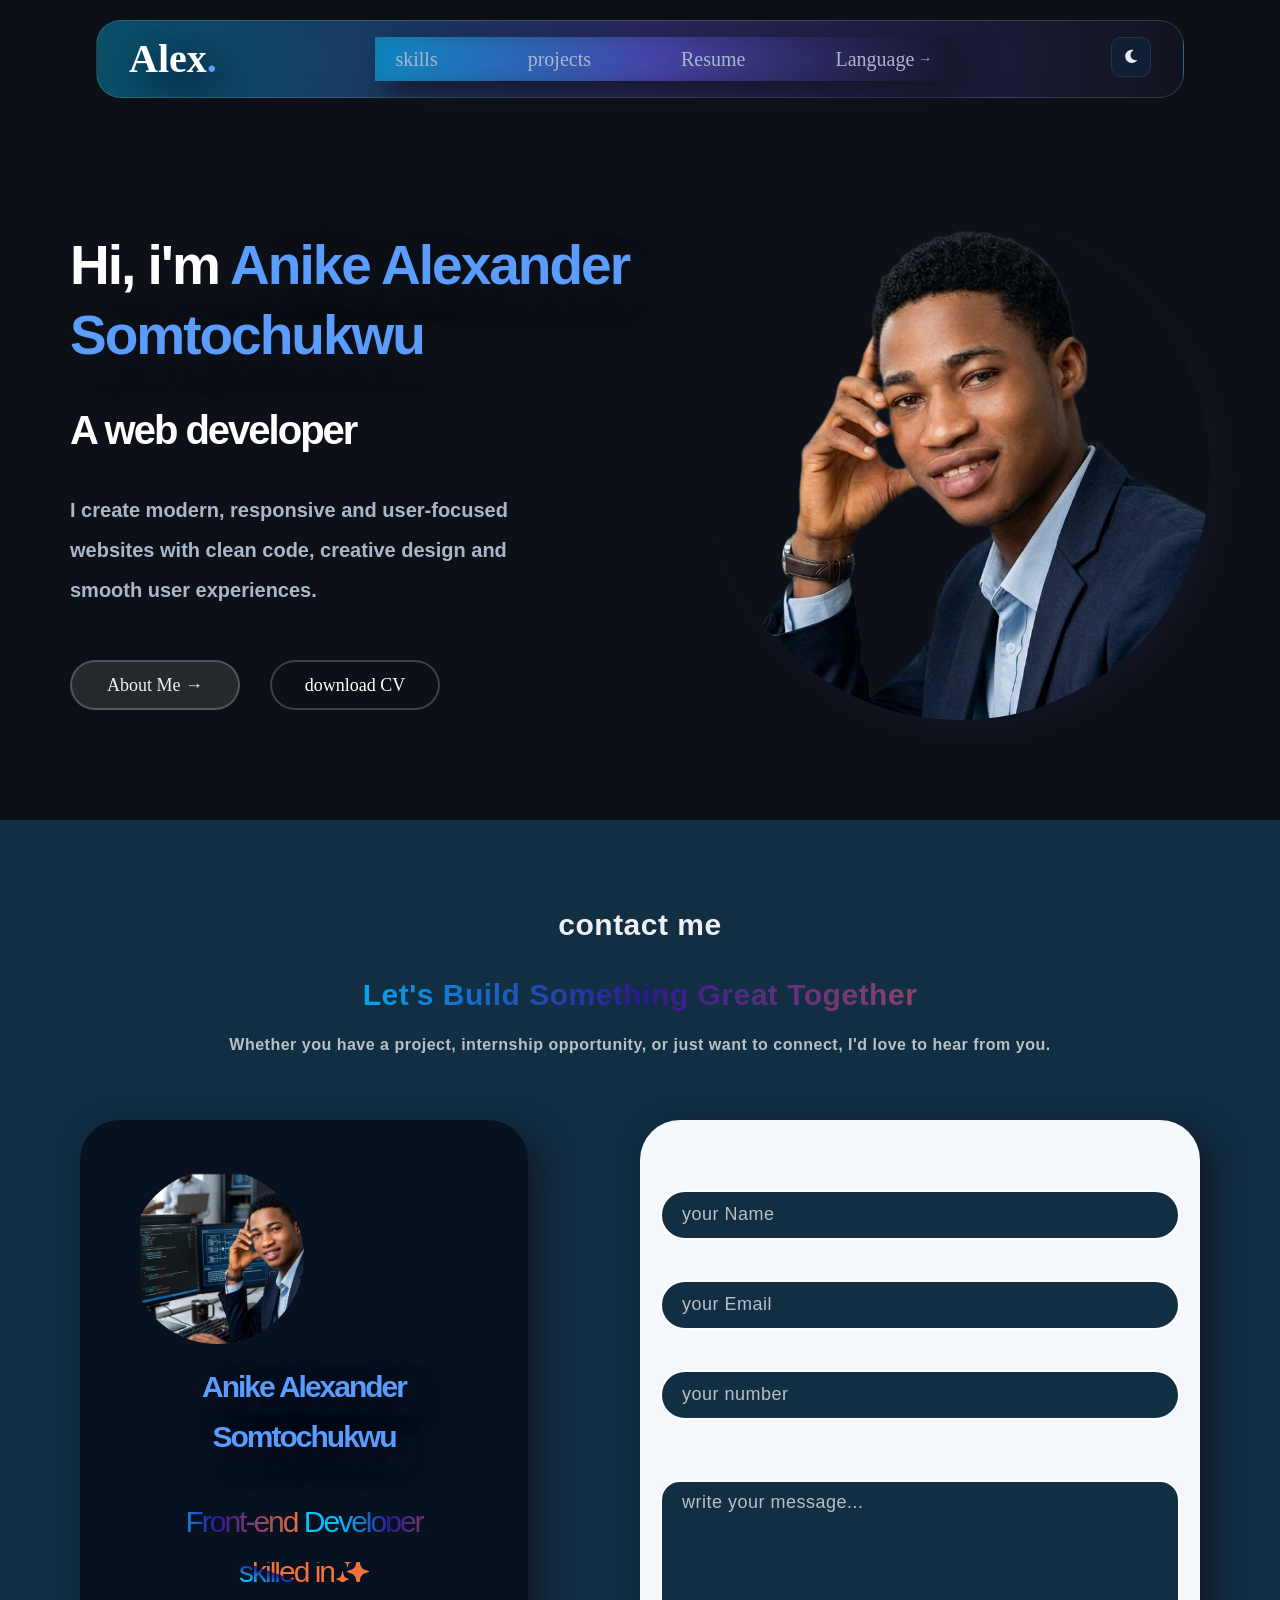
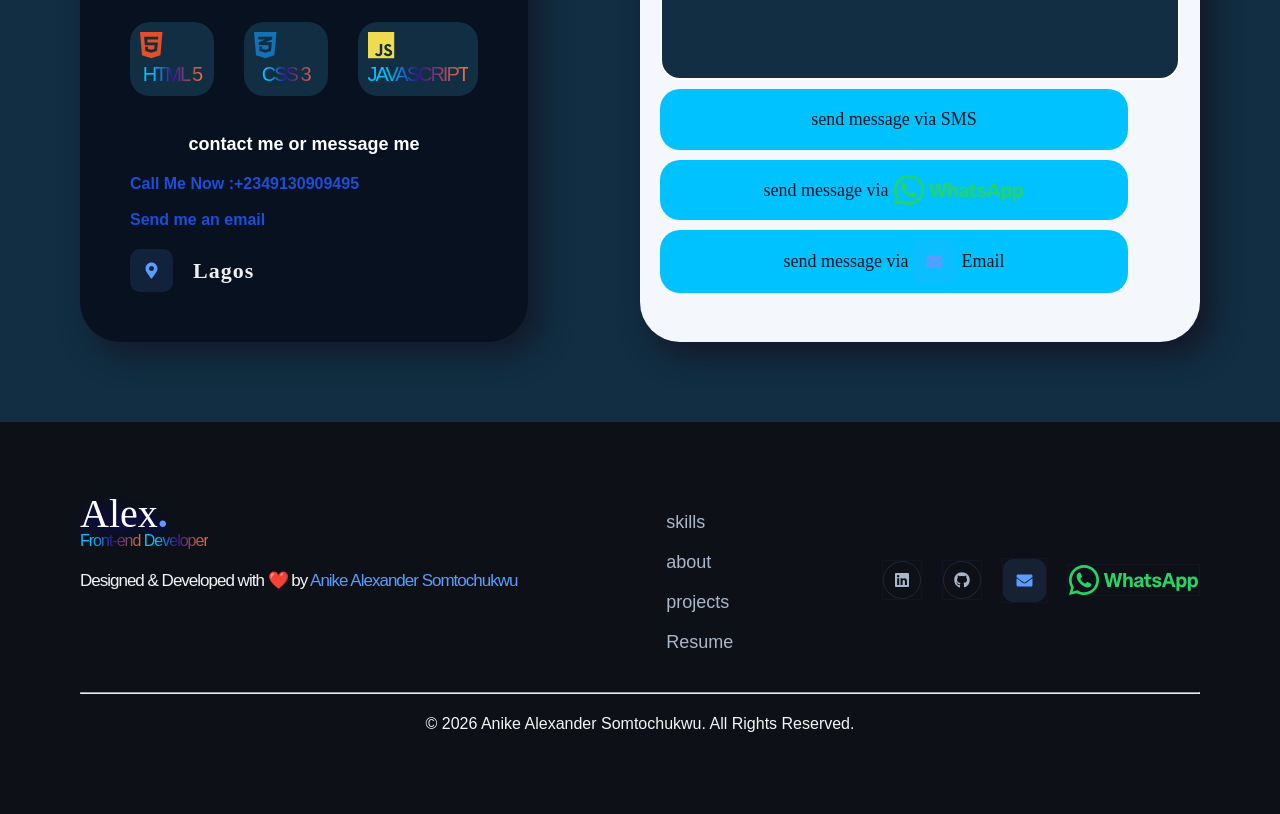
<file: index.html>
<!DOCTYPE html>
<html lang="en">
<head>
    <meta charset="UTF-8">
    <meta name="viewport" content="width=device-width, initial-scale=1.0">
    <title>Alex portfolio</title>
    <link rel="stylesheet" href="style.css">
</head>

<body>

    <input type="checkbox" id="theme-toggle">
    
    <nav>

      <!--for mobile-->
     
    <input type="checkbox" id="menu-toggle">
    <label for="menu-toggle" class="hamburger">
    <span></span>
    <span></span>
    <span></span>
    </label>

     <a href="index.html" class="logo">Alex<b style="color: #5B9CFF;">.</b></a>
    

     <div  class="nav-link">
      <a href="skill.html">skills</a>
      <a href="projects.html">projects</a>
       <a href="">Resume</a>

       <div class="lang-dropdown">
      <a href="javascript:void(0)" class="lang-btn">
    Language <span class="arrow">→</span>
      </a>
  <div class="dropdown-content">
    <a href="#en">English</a>
    <a href="#es">Español (Spanish)</a>
    <a href="#fr">Français (French)</a>
    <a href="#de">Deutsch (German)</a>
    <a href="#zh">中文 (Chinese)</a>
    <a href="#ja">日本語 (Japanese)</a>
    <a href="#ar">العربية (Arabic)</a>
    <a href="#pt">Português (Portuguese)</a>
    <a href="#ru">Русский (Russian)</a>
    <a href="#hi">हिन्दी (Hindi)</a>
    <a href="#ag">Argetina</a>
   </div>
    </div>
     </div>
     
      <label for="theme-toggle" class="theme-toggle-label">
    <img src="assets/moon.svg" alt="Toggle Theme" class="theme-icon">
  </label>
    </nav>



    <!--hero section-->

    <section class="hero-section">
        <div class="hero-text">
        <h1>Hi, i'm <span id="myname">Anike Alexander <br>Somtochukwu</span></h1>

        <h3 class="hero-h3">A web developer</h3>
         
        <p class="hero-p">I create modern, responsive and user-focused websites with
           clean code, creative design and smooth user experiences.
        </p>


        <div class="hero-btn">
        <a href="about.html"><button class="about">About Me →</button></a>
        <a href=""><button class="cv">download CV</button></a>
        </div>
        </div>
         <img src="assets/proffessional 1 (1).png" alt="" class="hero-img">

    </section>



    <!--hero section for mobile -->

      <section class="hero-mobile">

        <img src="assets/proffessional 1 (1).png" alt="" class="hero-img">


        <div class="hero-text">
        <h1>Hi, i'm <span id="myname">Anike Alexander <br>Somtochukwu</span></h1>

        <h3 class="hero-h3">A web developer</h3>
         
        <p class="hero-p">I create modern, responsive and user-focused websites with
           clean code, creative design and smooth user experiences.
        </p>


        <div class="hero-btn">
        <a href="about.html"><button class="about">About Me →</button></a>
        <a href=""><button class="cv">download CV</button></a>
        </div>
        </div>
         

    </section>



    <!--contact section-->


    <section class="contact-section">  

       <h3 class="me">contact me</h3>
       <h4 class="something">Let's Build Something Great Together</h4>
       <p class="internship">Whether you have a project, internship opportunity, or just want to connect,
         I'd love to hear from you.</p>
         
   <div class="contact-container" >

       <div class="contact-text">
        <img src="assets/generated 1.png" alt=""class="contact-img"> <br>

         <h2 class="myname">Anike Alexander Somtochukwu</h2>

         <h3 class="front-end">Front-end Developer</h3>

           <h4 class="skills">skilled in✨</h4>

        <div class="contact">

          <div >
            <img src="assets/html.svg" alt="">
            <h4 class="html">HTML 5</h4>
          </div>

          <div>
            <img src="assets/css.svg" alt="">
            <h4 class="css">CSS 3</h4>
          </div>

          <div>
            <img src="assets/js.svg" alt="">
            <h4 class="js">JAVASCRIPT</h4>
          </div>
        </div> <br>

        <h4 class="my-contact"> contact me or message me</h4>
        <a href="tel:+2349130909495" class="call-btn"> Call Me Now :+2349130909495</a><br>
          <br>
        <a href="mailto:yourname@example.com?subject=Project%20Inquiry" class="email-btn">
        Send me an email</a> <br>

        <h4 class="lagos"><img src="assets/location.svg" alt=""> Lagos</h4>

  </div>

       

      <form >
        <input type="text" name="name"  placeholder="your Name" id="name"><br>

        <input type="email" name="email" placeholder="your Email" id="email"><br>

        <input type="number" name="number" placeholder="your number" id="number"><br>

        <textarea name="messagge" id="message" placeholder="write your message..."></textarea>
       
        <a href="" class="via-sms">send message via SMS</a> 

        <a href="" class="via-whatsapp"> send message via
          <img src="assets/whatsapp.com.svg" alt="" class="form-img"></a> 

        <a href="" class="via-email">  send message via<img src="assets/email.com.svg" alt="" class="form-img">
          Email</a> 

      </form>

  </div>
  </section>


    <!--footer-->

    <footer>
      <div class="footer-container">
       
        <div>
      <a href="index.html" class="footer-logo">Alex<b style="color: #5B9CFF;">.</b></a><br>
      <small >Front-end Developer</small>
      <p>Designed & Developed with ❤️ by <span style="color: #5B9CFF;">Anike Alexander Somtochukwu</span></p>
       </div>
      
      <div class="footer-link">
       <a href="skill.html">skills</a><br>
       <a href="about.html">about</a><br>
      <a href="projects.html">projects</a><br>
       <a href="">Resume</a>
      </div>
      
      <div class="footer-img">
        <a href=""><img src="assets/linkdin.svg" alt="linkdin logo" ></a>
        <a href=""><img src="assets/github.svg" alt="github logo"></a>
        <a href=""><img src="assets/email.com.svg" alt=""></a>
        <a href=""><img src="assets/whatsapp.com.svg" alt=""></a>
      </div>

    </div>

    <hr>

    <p class="lastp">© 2026 Anike Alexander Somtochukwu. All Rights Reserved.</p>

    </footer>



    <!--mobile footer-->


     <footer class="mobile-footer">
      
      <div class="footer-container">
       
        <div>
      <a href="index.html" class="footer-logo">Alex<b style="color: #5B9CFF;">.</b></a><br>
      <small >Front-end Developer</small>
      <p>Designed & Developed with ❤️ by <span style="color: #5B9CFF;">Anike Alexander Somtochukwu</span></p>
       </div>
      
      <div class="footer-link">
       <a href="skill.html">skills</a><br>
       <a href="about.html">about</a><br>
      <a href="projects.html">projects</a><br>
       <a href="">Resume</a>
      </div>
      
    </div>

    <div class="footer-img">
        <a href=""><img src="assets/linkdin.svg" alt="linkdin logo" ></a>
        <a href=""><img src="assets/github.svg" alt="github logo"></a>
        <a href=""><img src="assets/email.com.svg" alt=""></a>
        <a href=""><img src="assets/whatsapp.com.svg" alt=""></a>
      </div>

    <hr>

    <p class="lastp">© 2026 Anike Alexander Somtochukwu. All Rights Reserved.</p>

    </footer>


</body>
</html>
</file>
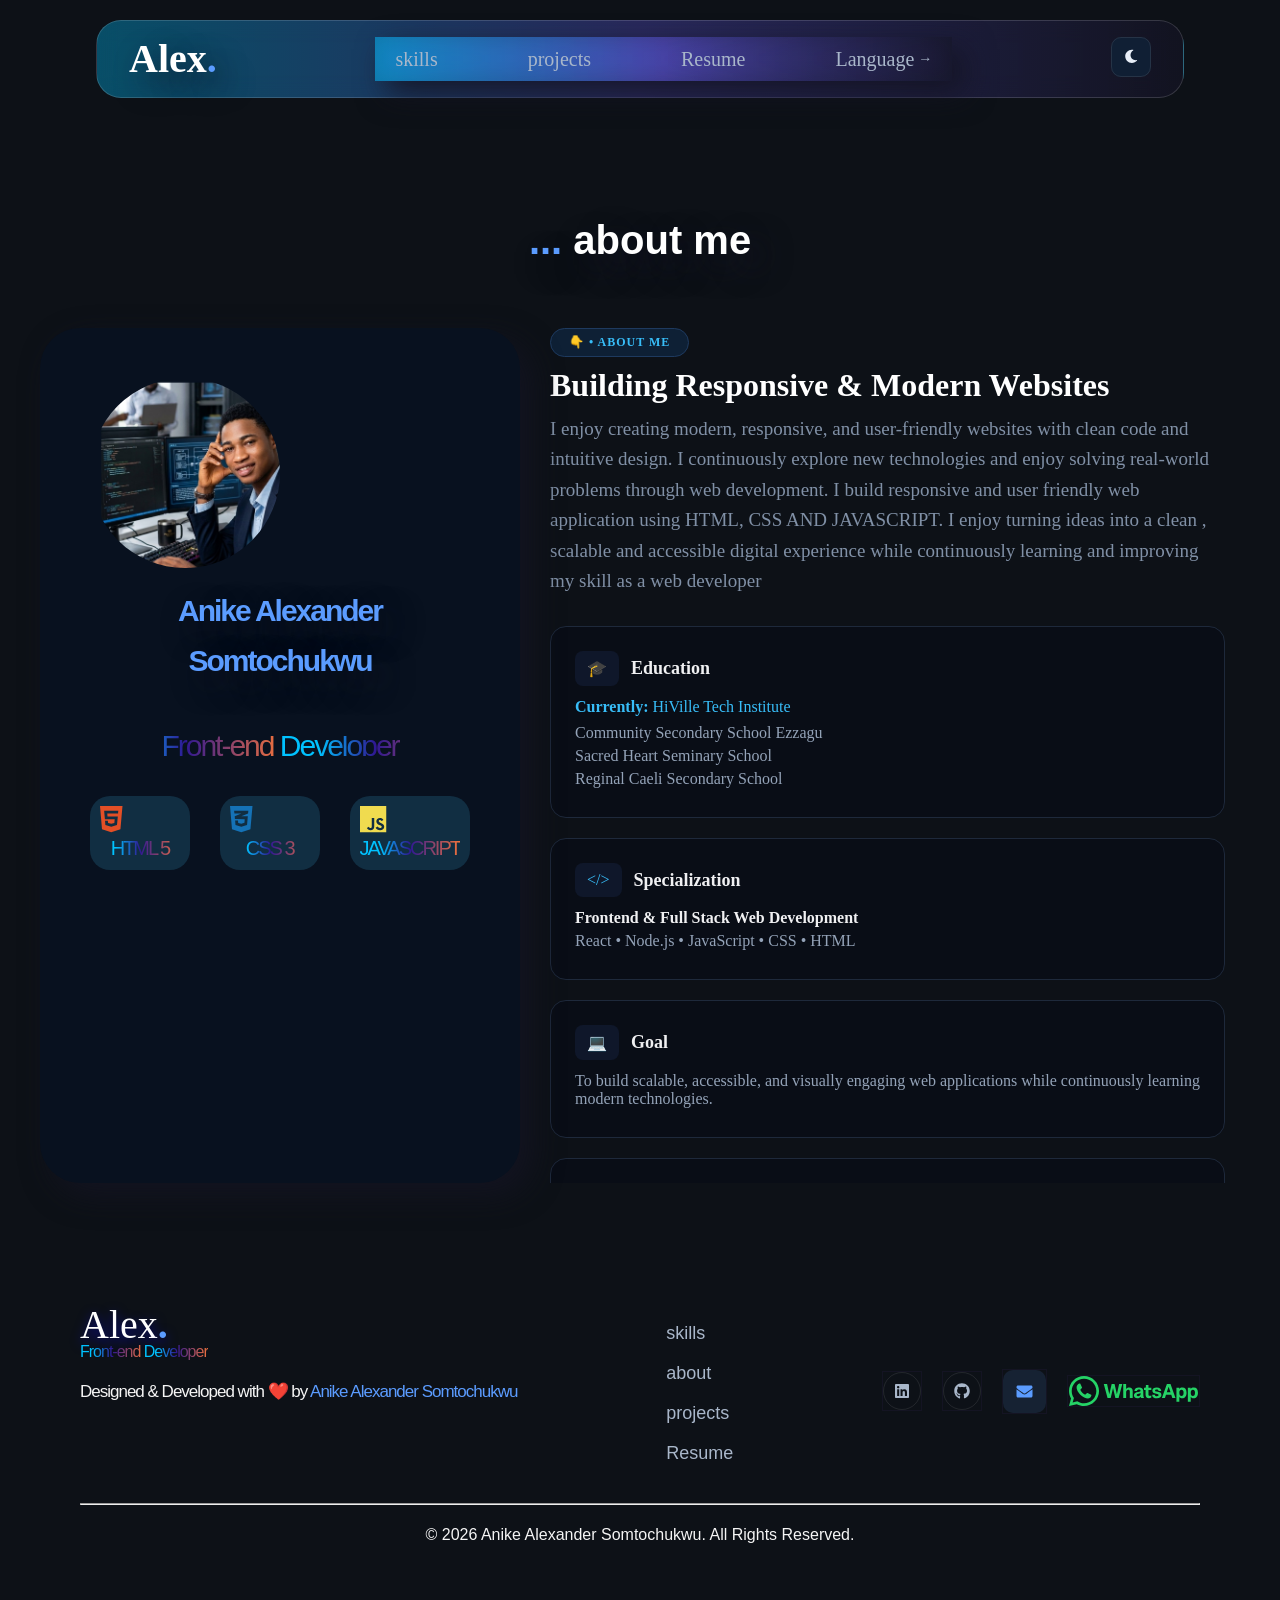
<file: about.html>
<!DOCTYPE html>
<html lang="en">
<head>
    <meta charset="UTF-8">
    <meta name="viewport" content="width=device-width, initial-scale=1.0">
    <title>Alex portfolio</title>
    <link rel="stylesheet" href="style.css">
</head>
<body>
    
    <input type="checkbox" id="theme-toggle">
    
    <nav>

  <!--for mobile-->
     
    <input type="checkbox" id="menu-toggle">
    <label for="menu-toggle" class="hamburger">
    <span></span>
    <span></span>
    <span></span>
    </label>

     <a href="index.html" class="logo">Alex<b style="color: #5B9CFF;">.</b></a>


     <div  class="nav-link">
      <a href="skill.html">skills</a>
      <a href="projects.html">projects</a>
       <a href="">Resume</a>

       <div class="lang-dropdown">
      <a href="" class="lang-btn">
    Language <span class="arrow">→</span>
      </a>
  <div class="dropdown-content">
    <a href="#en">English</a>
    <a href="#es">Español (Spanish)</a>
    <a href="#fr">Français (French)</a>
    <a href="#de">Deutsch (German)</a>
    <a href="#zh">中文 (Chinese)</a>
    <a href="#ja">日本語 (Japanese)</a>
    <a href="#ar">العربية (Arabic)</a>
    <a href="#pt">Português (Portuguese)</a>
    <a href="#ru">Русский (Russian)</a>
    <a href="#hi">हिन्दी (Hindi)</a>
    <a href="#ag">Argetina</a>
   </div>
    </div>
     </div>
     
      <label for="theme-toggle" class="theme-toggle-label">
    <img src="assets/moon.svg" alt="Toggle Theme" class="theme-icon">
  </label>
    </nav>





    <section class="about-section">
      <h3 id="about-h3"><b style="color: #5B9CFF;">...</b> about me</h3>
       <br> 
      <div class="about-container">


       <div class="contact-text">
        <img src="assets/generated 1.png" alt=""class="contact-img"> <br>

         <h3 class="myname">Anike Alexander Somtochukwu</h3>

         <h3 class="front-end">Front-end Developer</h3>

         

        <div class="contact">

          <div >
            <img src="assets/html.svg" alt="">
            <h4 class="html">HTML 5</h4>
          </div>

          <div>
            <img src="assets/css.svg" alt="">
            <h4 class="css">CSS 3</h4>
          </div>

          <div>
            <img src="assets/js.svg" alt="">
            <h4 class="js">JAVASCRIPT</h4>
          </div>
        </div>

       </div>


       <div class="about-content">
    
    <div class="about-header">
      <span class="badge">👇 • ABOUT ME</span>
      <h2>Building Responsive & Modern Websites</h2>

      <p class="description">
        I enjoy creating modern, responsive, and user-friendly websites with clean code and intuitive design.
        I continuously explore new technologies and enjoy solving real-world problems through web development.
        I build responsive and user friendly web application
        using HTML, CSS AND JAVASCRIPT. I enjoy turning ideas into a clean , scalable
        and accessible digital experience while continuously learning and
        improving my skill as a web developer
      </p>
    </div>

    <!-- Block Container for Cards -->
    <div class="cards-block-list">
      
      <!-- Education Card -->
      <div class="info-card">
        <div class="card-header">
          <span class="card-icon">🎓</span>
          <h3>Education</h3>
        </div>
        <p class="institute-item"><strong>Currently:</strong> HiVille Tech Institute</p>
        <p class="sub-text">Community Secondary School Ezzagu</p>
        <p class="sub-text">Sacred Heart Seminary School</p>
        <p class="sub-text"> Reginal Caeli Secondary School</p>
        
      </div>

      <!-- Specialization Card -->
      <div class="info-card">
        <div class="card-header">
          <span class="card-icon">&lt;/&gt;</span>
          <h3>Specialization</h3>
        </div>
        <p><strong>Frontend & Full Stack Web Development</strong></p>
        <p class="sub-text">React • Node.js • JavaScript • CSS • HTML</p>
      </div>

    
      <div class="info-card">
        <div class="card-header">
          <span class="card-icon">💻</span>
          <h3>Goal</h3>
        </div>
        <p class="sub-text">To build scalable, accessible, and visually engaging web applications while continuously learning modern technologies.</p>
      </div>

      <!-- Stat Card 1 -->
      <div class="stat-card">
        <h2>5+</h2>
        <p>Projects Completed</p>
      </div>

      <!-- Stat Card 2 -->
      <div class="stat-card">
        <h2>3+</h2>
        <p>Technologies Learned</p>
      </div>

     
      <!-- Stat Card 3 -->
      <div class="stat-card">
        <h2>100%</h2>
        <p>Passion for Learning</p>
      </div>

    </div>

  </div>
       
    </section>




    <!--footer-->
    
    <footer>
      <div class="footer-container">
       
        <div>
      <a href="index.html" class="footer-logo">Alex<b style="color: #5B9CFF;">.</b></a><br>
      <small >Front-end Developer</small>
      <p>Designed & Developed with ❤️ by <span style="color: #5B9CFF;">Anike Alexander Somtochukwu</span></p>
       </div>
      
      <div class="footer-link">
       <a href="skill.html">skills</a><br>
       <a href="about.html">about</a><br>
      <a href="projects.html">projects</a><br>
       <a href="">Resume</a>
      </div>
      
      <div class="footer-img">
        <a href=""><img src="assets/linkdin.svg" alt="linkdin logo" ></a>
        <a href=""><img src="assets/github.svg" alt="github logo"></a>
        <a href=""><img src="assets/email.com.svg" alt=""></a>
        <a href=""><img src="assets/whatsapp.com.svg" alt=""></a>
      </div>

    </div>

    <hr>

    <p class="lastp">© 2026 Anike Alexander Somtochukwu. All Rights Reserved.</p>

    </footer>



    
    <!--mobile footer-->


     <footer class="mobile-footer">
      
      <div class="footer-container">
       
        <div>
      <a href="index.html" class="footer-logo">Alex<b style="color: #5B9CFF;">.</b></a><br>
      <small >Front-end Developer</small>
      <p>Designed & Developed with ❤️ by <span style="color: #5B9CFF;">Anike Alexander Somtochukwu</span></p>
       </div>
      
      <div class="footer-link">
       <a href="skill.html">skills</a><br>
       <a href="about.html">about</a><br>
      <a href="projects.html">projects</a><br>
       <a href="">Resume</a>
      </div>
      
    </div>

    <div class="footer-img">
        <a href=""><img src="assets/linkdin.svg" alt="linkdin logo" ></a>
        <a href=""><img src="assets/github.svg" alt="github logo"></a>
        <a href=""><img src="assets/email.com.svg" alt=""></a>
        <a href=""><img src="assets/whatsapp.com.svg" alt=""></a>
      </div>

    <hr>

    <p class="lastp">© 2026 Anike Alexander Somtochukwu. All Rights Reserved.</p>

    </footer>


</body>
</html>
</file>
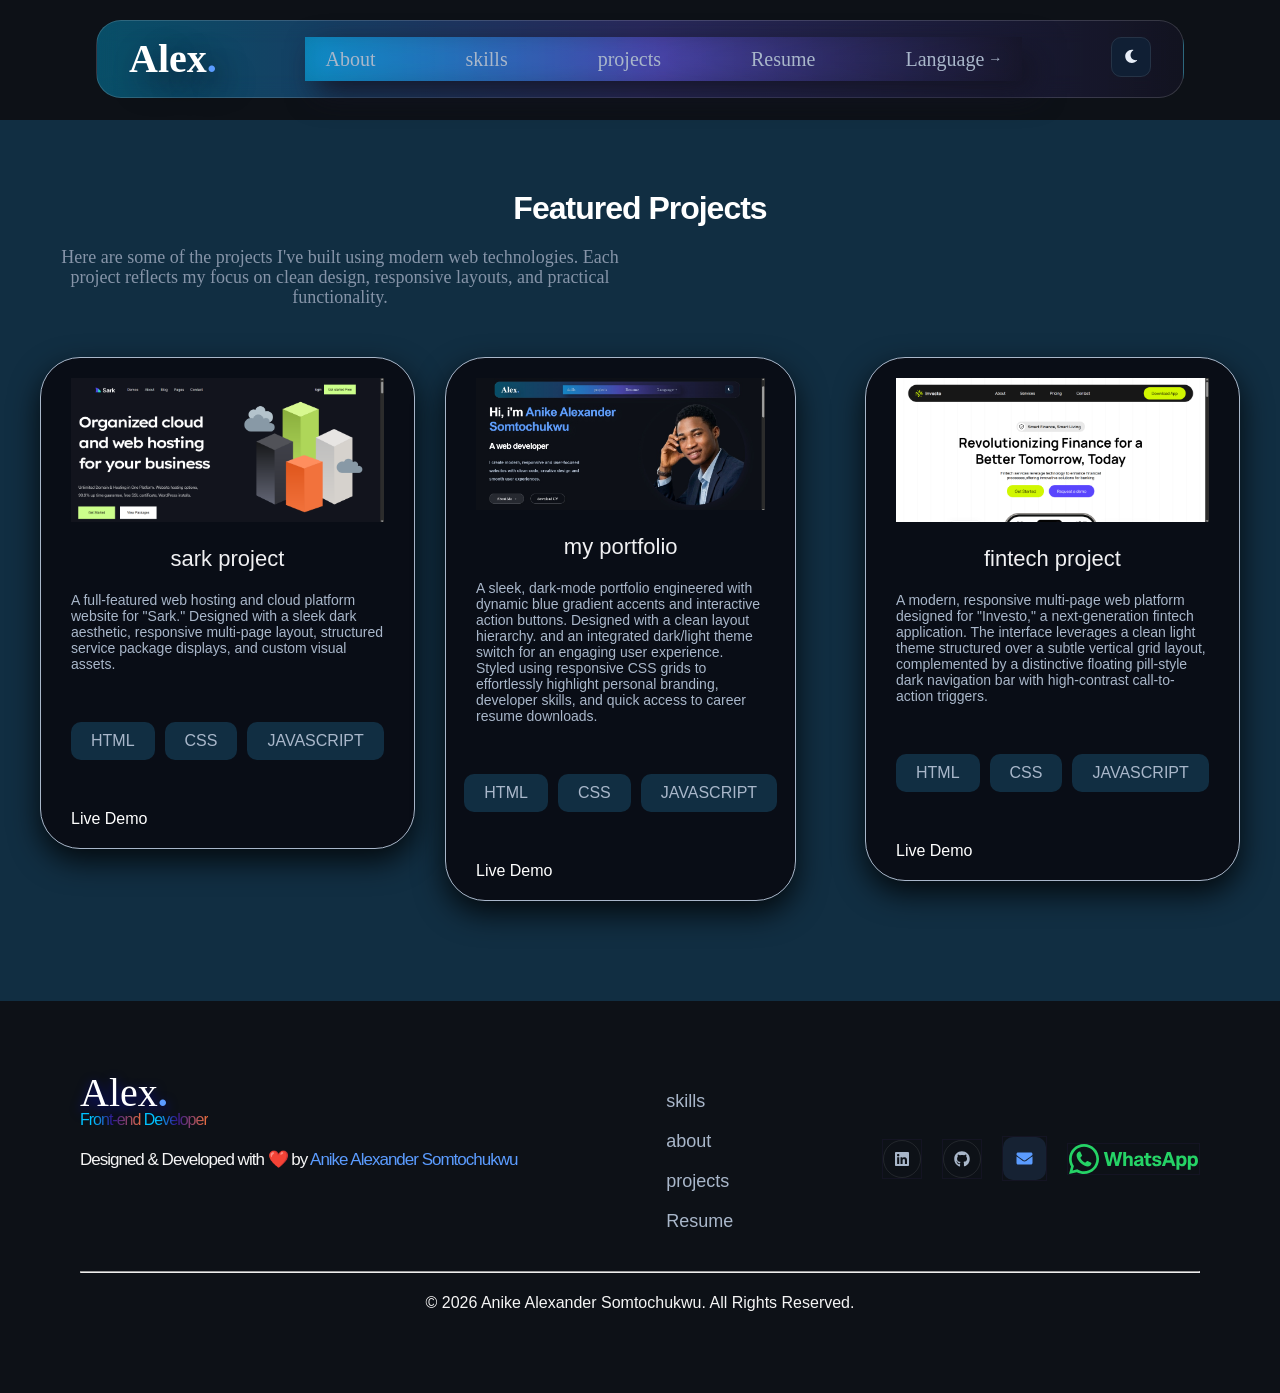
<file: projects.html>
<!DOCTYPE html>
<html lang="en">
<head>
    <meta charset="UTF-8">
    <meta name="viewport" content="width=device-width, initial-scale=1.0">
    <title>Alex portfolio</title>
    <link rel="stylesheet" href="style.css">
</head>
<body>
    

    <input type="checkbox" id="theme-toggle">
    
    <nav>  <!--for mobile-->
     
    <input type="checkbox" id="menu-toggle">
    <label for="menu-toggle" class="hamburger">
    <span></span>
    <span></span>
    <span></span>
    </label>

    
    

     <a href="index.html" class="logo">Alex<b style="color: #5B9CFF;">.</b></a>

    
     <div  class="nav-link">
      <a href="about.html">About</a>
      <a href="skill.html">skills</a>
      <a href="projects.html">projects</a>
       <a href="">Resume</a>

       <div class="lang-dropdown">
      <a href="" class="lang-btn">
    Language <span class="arrow">→</span>
      </a>
  <div class="dropdown-content">
    <a href="#en">English</a>
    <a href="#es">Español (Spanish)</a>
    <a href="#fr">Français (French)</a>
    <a href="#de">Deutsch (German)</a>
    <a href="#zh">中文 (Chinese)</a>
    <a href="#ja">日本語 (Japanese)</a>
    <a href="#ar">العربية (Arabic)</a>
    <a href="#pt">Português (Portuguese)</a>
    <a href="#ru">Русский (Russian)</a>
    <a href="#hi">हिन्दी (Hindi)</a>
    <a href="#ag">Argetina</a>
   </div>
    </div>
     </div>
     
      <label for="theme-toggle" class="theme-toggle-label">
    <img src="assets/moon.svg" alt="Toggle Theme" class="theme-icon">
  </label>
    </nav>



    <!--project section-->

    <section class="project-section">

      <h2 class="section-title">Featured Projects</h2>
      <p class="section-subtitle">
     Here are some of the projects I've built using modern web technologies. Each project reflects 
     my focus on clean design, responsive layouts, and practical functionality.</p>
     

        <div class="project-container">
                                                                           <!--project link-->
            <a href="https://leoalexzygangsta-code.github.io/sark-/" target="_blank" class="project-link">
            <div class="sark-project">
              <img src="assets/sark image.png" alt="sark project">

              <h3 class="project-name">sark project</h3>

              <p class="project-description">A full-featured web hosting and cloud platform website for 
                "Sark." Designed with a sleek dark aesthetic, responsive multi-page layout, 
                structured service package displays, and custom visual assets.</p>
               
                <div class="language-used">
                 <h4>HTML</h4>
                 <H4>CSS</H4>
                 <H4>JAVASCRIPT</H4>
                </div>

                <h5 class="live-demo">Live Demo</h5>
            </div></a>

                                                                    <!--project link-->
                <a href="https://leoalexzygangsta-code.github.io/main-portfolio/" target="_blank" class="project-link"> 
            <div class="my-portfolio">
             <img src="assets/portfolio image.jfif" alt="">
              <h3 class="project-name">my portfolio</h3>

              <p class="project-description">A sleek, dark-mode portfolio  engineered
                with dynamic blue gradient accents and interactive action buttons.
                Designed with a clean layout hierarchy. 
                and an integrated dark/light theme switch
                for an engaging user experience. Styled using responsive CSS grids 
                to effortlessly highlight personal branding, developer skills, and quick access 
                to career resume downloads.</p>

                <div class="language-used">
                 <h4>HTML</h4>
                 <H4>CSS</H4>
                 <H4>JAVASCRIPT</H4>
               </div>
                <h5 class="live-demo">Live Demo</h5>
            </div> </a>

                                                                        <!--project link-->
            <a href="https://leoalexzygangsta-code.github.io/fintech-project/" target="_blank" class="project-link"> 
            <div class="fintech-project">
              <img src="assets/fintech image.png" alt="fintech project">

              <h3 class="project-name">fintech project</h3>
               
              <p class="project-description">A modern, responsive multi-page web platform designed for "Investo,"
                 a next-generation fintech application. The interface leverages
                  a clean light theme structured over a subtle vertical grid layout, 
                  complemented by a distinctive floating pill-style dark navigation bar
                   with high-contrast call-to-action triggers.</p>

               <div class="language-used">
                 <h4>HTML</h4>
                 <H4>CSS</H4>
                 <H4>JAVASCRIPT</H4>
               </div>        
                <h5 class="live-demo">Live Demo</h5>
            </div> </a>

        </div>


    </section>



  <!--footer-->

    <footer>
      <div class="footer-container">
       
        <div>
      <a href="index.html" class="footer-logo">Alex<b style="color: #5B9CFF;">.</b></a><br>
      <small >Front-end Developer</small>
      <p>Designed & Developed with ❤️ by <span style="color: #5B9CFF;">Anike Alexander Somtochukwu</span></p>
       </div>
      
      <div class="footer-link">
       <a href="skill.html">skills</a><br>
       <a href="about.html">about</a><br>
      <a href="projects.html">projects</a><br>
       <a href="">Resume</a>
      </div>
      
      <div class="footer-img">
        <a href=""><img src="assets/linkdin.svg" alt="linkdin icon" ></a>
        <a href=""><img src="assets/github.svg" alt="github icon"></a>
        <a href=""><img src="assets/email.com.svg" alt=" message icon"></a>
        <a href=""><img src="assets/whatsapp.com.svg" alt="whatsapp icon"></a>
      </div>

    </div>

    <hr>

    <p class="lastp">© 2026 Anike Alexander Somtochukwu. All Rights Reserved.</p>

    </footer>



    
    <!--mobile footer-->


     <footer class="mobile-footer">
      
      <div class="footer-container">
       
        <div>
      <a href="index.html" class="footer-logo">Alex<b style="color: #5B9CFF;">.</b></a><br>
      <small >Front-end Developer</small>
      <p>Designed & Developed with ❤️ by <span style="color: #5B9CFF;">Anike Alexander Somtochukwu</span></p>
       </div>
      
      <div class="footer-link">
       <a href="skill.html">skills</a><br>
       <a href="about.html">about</a><br>
      <a href="projects.html">projects</a><br>
       <a href="">Resume</a>
      </div>
      
    </div>

    <div class="footer-img">
        <a href=""><img src="assets/linkdin.svg" alt="linkdin logo" ></a>
        <a href=""><img src="assets/github.svg" alt="github logo"></a>
        <a href=""><img src="assets/email.com.svg" alt=""></a>
        <a href=""><img src="assets/whatsapp.com.svg" alt=""></a>
      </div>

    <hr>

    <p class="lastp">© 2026 Anike Alexander Somtochukwu. All Rights Reserved.</p>

    </footer>
    

</body>
</html>
</file>
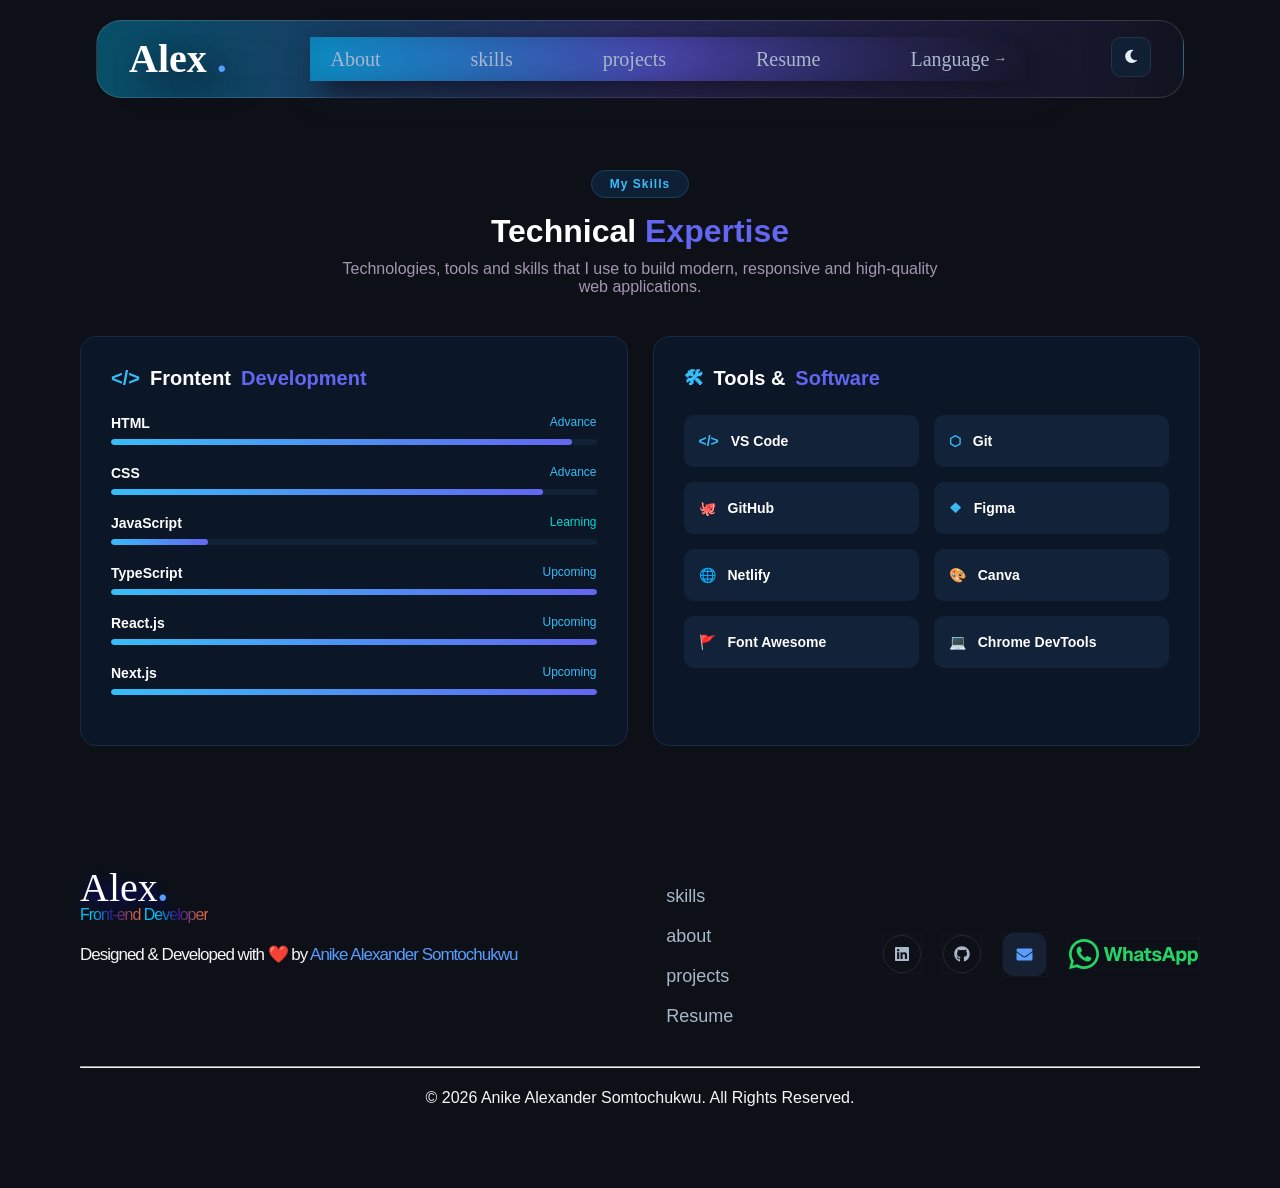
<file: skill.html>
<!DOCTYPE html>
<html lang="en">
<head>
    <meta charset="UTF-8">
    <meta name="viewport" content="width=device-width, initial-scale=1.0">
    <title>Alex portfolio</title>
    <link rel="stylesheet" href="style.css">
</head>

<body>
    
    <!--navigation-->
    
    <input type="checkbox" id="theme-toggle">
    
    <nav>

      <!--for mobile-->
     
    <input type="checkbox" id="menu-toggle">
    <label for="menu-toggle" class="hamburger">
    <span></span>
    <span></span>
    <span></span>
    </label>

     <a href="index.html" class="logo">Alex <b style="color: #5B9CFF;">.</b></a>


     <div  class="nav-link">
      <a href="about.html">About</a>
      <a href="skill.html">skills</a>
      <a href="projects.html">projects</a>
       <a href="">Resume</a>

       <div class="lang-dropdown">
      <a href="" class="lang-btn">
    Language <span class="arrow">→</span>
      </a>
  <div class="dropdown-content">
    <a href="#en">English</a>
    <a href="#es">Español (Spanish)</a>
    <a href="#fr">Français (French)</a>
    <a href="#de">Deutsch (German)</a>
    <a href="#zh">中文 (Chinese)</a>
    <a href="#ja">日本語 (Japanese)</a>
    <a href="#ar">العربية (Arabic)</a>
    <a href="#pt">Português (Portuguese)</a>
    <a href="#ru">Русский (Russian)</a>
    <a href="#hi">हिन्दी (Hindi)</a>
    <a href="#ag">Argetina</a>
   </div>
    </div>
     </div>
     
      <label for="theme-toggle" class="theme-toggle-label">
    <img src="assets/moon.svg" alt="Toggle Theme" class="theme-icon">
  </label>
    </nav>


    <!--skills section -->

    
    <section class="skills-section">
  
  <div class="skills-header">
    <span class="badge">My Skills</span>
    <h2>Technical <span class="blue-text">Expertise</span></h2>
    <p>Technologies, tools and skills that I use to build modern, responsive and high-quality web applications.</p>
  </div>


  <div class="skills-container">

    
    <div class="skill-box">
      <h3 class="box-title"><span class="icon">&lt;/&gt;</span> Frontent <span class="blue-text">Development</span></h3>

      <div class="skill-item">
        <div class="skill-info">
          <span>HTML</span>
          <span class="status advance">Advance</span>
        </div>
        <div class="progress-bar"><div class="fill" style="width: 95%;"></div></div>
      </div>

      <div class="skill-item">
        <div class="skill-info">
          <span>CSS</span>
          <span class="status advance">Advance</span>
        </div>
        <div class="progress-bar"><div class="fill" style="width: 89%;"></div></div>
      </div>

     

      <div class="skill-item">
        <div class="skill-info">
          <span>JavaScript</span>
          <span class="status learning">Learning</span>
        </div>
        <div class="progress-bar"><div class="fill" style="width: 20%;"></div></div>
      </div>

      <div class="skill-item">
        <div class="skill-info">
          <span>TypeScript</span>
          <span class="status upcoming">Upcoming</span>
        </div>
        <div class="progress-bar"><div class="fill" style="width: 100%;"></div></div>
      </div>

      <div class="skill-item">
        <div class="skill-info">
          <span>React.js</span>
          <span class="status upcoming">Upcoming</span>
        </div>
        <div class="progress-bar"><div class="fill" style="width: 100%;"></div></div>
      </div>

      <div class="skill-item">
        <div class="skill-info">
          <span>Next.js</span>
          <span class="status upcoming">Upcoming</span>
        </div>
        <div class="progress-bar"><div class="fill" style="width: 100%;"></div></div>
      </div>
    </div>

    <!-- Right Box: Tools & Software -->
    <div class="skill-box">
      <h3 class="box-title"><span class="icon">🛠</span> Tools & <span class="blue-text">Software</span></h3>

      <div class="tools-grid">
        <div class="tool-card"><span class="tool-icon">&lt;/&gt;</span> VS Code</div>
        <div class="tool-card"><span class="tool-icon">⬡</span> Git</div>
        <div class="tool-card"><span class="tool-icon">🐙</span> GitHub</div>
        <div class="tool-card"><span class="tool-icon">❖</span> Figma</div>
        <div class="tool-card"><span class="tool-icon">🌐</span> Netlify</div>
        <div class="tool-card"><span class="tool-icon">🎨</span> Canva</div>
        <div class="tool-card"><span class="tool-icon">🚩</span> Font Awesome</div>
        <div class="tool-card"><span class="tool-icon">💻</span> Chrome DevTools</div>
      </div>
    </div>

  </div>
</section>



 <!--footer-->

    <footer>
      <div class="footer-container">
       
        <div>
      <a href="index.html" class="footer-logo">Alex<b style="color: #5B9CFF;">.</b></a><br>
      <small >Front-end Developer</small>
      <p>Designed & Developed with ❤️ by <span style="color: #5B9CFF;">Anike Alexander Somtochukwu</span></p>
       </div>
      
      <div class="footer-link">
       <a href="skill.html">skills</a><br>
       <a href="about.html">about</a><br>
      <a href="projects.html">projects</a><br>
       <a href="">Resume</a>
      </div>
      
      <div class="footer-img">
        <a href=""><img src="assets/linkdin.svg" alt="linkdin logo" ></a>
        <a href=""><img src="assets/github.svg" alt="github logo"></a>
        <a href=""><img src="assets/email.com.svg" alt=""></a>
        <a href=""><img src="assets/whatsapp.com.svg" alt=""></a>
      </div>

    </div>

    <hr>

    <p class="lastp">© 2026 Anike Alexander Somtochukwu. All Rights Reserved.</p>

    </footer>


    
    <!--mobile footer-->


     <footer class="mobile-footer">
      
      <div class="footer-container">
       
        <div>
      <a href="index.html" class="footer-logo">Alex<b style="color: #5B9CFF;">.</b></a><br>
      <small >Front-end Developer</small>
      <p>Designed & Developed with ❤️ by <span style="color: #5B9CFF;">Anike Alexander Somtochukwu</span></p>
       </div>
      
      <div class="footer-link">
       <a href="skill.html">skills</a><br>
       <a href="about.html">about</a><br>
      <a href="projects.html">projects</a><br>
       <a href="">Resume</a>
      </div>
      
    </div>

    <div class="footer-img">
        <a href=""><img src="assets/linkdin.svg" alt="linkdin logo" ></a>
        <a href=""><img src="assets/github.svg" alt="github logo"></a>
        <a href=""><img src="assets/email.com.svg" alt=""></a>
        <a href=""><img src="assets/whatsapp.com.svg" alt=""></a>
      </div>

    <hr>

    <p class="lastp">© 2026 Anike Alexander Somtochukwu. All Rights Reserved.</p>

    </footer>

</body>
</html>
</file>
<file: style.css>
* {
    margin: 0%;
    padding: 0%;
    box-sizing: border-box;
}

body {
    font-family: "inter" sans-serif;
    padding: 0%;
    margin: 0%;
    background-color: #08111F;
    padding-top: 120px; 
}



nav {
  position: fixed;
  top: 20px;
  left: 50%;
  transform: translateX(-50%); 
  z-index: 1000; 
 overflow: visible !important; 
  display: flex;
  justify-content: space-between;
  align-items: center;

  width: 85%;
  max-width: 1200px;
  padding: 16px 32px;

  border-radius: 25px;
  background: linear-gradient(
    90deg,
    rgba(0, 194, 255, 0.35) 0%,
    rgba(108, 99, 255, 0.30) 50%,
    rgba(20, 20, 35, 0.80) 100%
  );
  backdrop-filter: blur(12px);
  border: 1px solid rgba(255, 255, 255, 0.15);
}



.nav-link {
    display: flex;
    gap: 50px; 
    
     background: linear-gradient(
    90deg, 
    rgba(0, 194, 255, 0.45) 0%, 
    rgba(108, 99, 255, 0.25) 50%, 
    rgba(20, 20, 35, 0.6) 100% );

  
  backdrop-filter: blur(12px);
  box-shadow: 12px 12px 30px  rgba(20, 20, 35, 0.9)  ;
}

.nav-link a{
    text-decoration: none;
    color: #A9B7CA;
    font-size: 20px;
    font-weight: medium;
    font-family: "inter" sans-serif;
    line-height: 24px;
    padding: 10px 20px; 
    border-radius: 40px;
}

.nav-link a:hover {
    background-color: rgba(0, 0, 255, 0.533);
    transition: 1.0s ;
}

.logo {
    text-decoration: none;
    color: white;
    font-size: 40px;
    font-weight: medium;
    font-family: "inter" sans-serif;
    line-height: 24px;
    text-shadow: 0px 4px 12px rgba(0, 0, 255, 0.533);
}

.logo::after {
  content: '';
  position: absolute;
  bottom: 20%;
  left: 2%;
  width: 100px;
  height: 3px;
  background-color: #00c2ff; 
  border-radius: 2px;

  transform: scaleX(0);
  transform-origin: bottom right; 
  transition: transform 0.3s ease-out;

}

.logo:hover::after {
  transform: scaleX(1);
  transform-origin: bottom left;
}


.nav-link a::after {
  content: '';
  position: absolute;
  bottom: 0;
  left: 0;
  width: 100%;
  height: 2px;
  background-color: #00c2ff; 
  border-radius: 2px;

  transform: scaleX(0);
  transform-origin: bottom right; 
  transition: transform 0.3s ease-out;
}


.nav-link a:hover::after {
  transform: scaleX(1);
  transform-origin: bottom left;
}

.nav-link a:hover {
  color: #ffffff;
}


nav img:hover{
    
    cursor: pointer;
}


.lang-dropdown {
  position: relative;
  display: inline-block;
  padding-bottom: 10px;
  margin-bottom: -10px;
}

.lang-btn {
  
  color: #a9b7ca;
  font-size: 16px;
  font-weight: 500;
  cursor: pointer;
  padding: 0;
  font-family: inherit;
  display: flex;
  align-items: center;
  gap: 4px;
}

.lang-dropdown:hover .lang-btn {
  color: #ffffff;
}


.arrow {
  font-size: 14px;
  transition: transform 0.2s ease;
}

.lang-dropdown:hover .arrow {
  transform: rotate(90deg);
}


.dropdown-content {
  display: none;
  position: absolute;
  top: 100%;
  left: 50%;
  transform: translateX(-50%);
  min-width: 150px;
  max-height: 300px;
  overflow-y: auto;
  
  background: #141423; 
  background: rgba(20, 20, 35, 0.95);
  backdrop-filter: blur(12px);
  border: 1px solid rgba(255, 255, 255, 0.15);
  border-radius: 12px;
  padding: 8px 0;
  box-shadow: 0 10px 25px rgba(0, 0, 0, 0.5);
  z-index: 9999; scrollbar-width:thin;
}


.lang-dropdown:hover .dropdown-content {
  display: block;
}


.dropdown-content a {
  color: #a9b7ca;
  padding: 8px 16px;
  text-decoration: none;
  display: block;
  font-size: 14px;
  white-space: nowrap;
}

.dropdown-content a:hover {
  background: rgba(0, 194, 255, 0.2);
  color: #ffffff;
}

#theme-toggle{
  display: none;
}

/* --- about backgroud color change --- */
:root {
  --bg-color: #0d1117;
  --text-color: #ffffff;
  --logo-color: #ffffff;
  --nav-text: #a9b7ca;
  --hero-p-color: #a9b7ca;
   --hero-img-color:transparent;
   --contact-section: #112E42; 
   --something:#F0F0F2;
   --footer:#0d1117;
   --opacity:0.7;
  --nav-bg: linear-gradient(90deg, rgba(0, 194, 255, 0.35) 0%, rgba(108, 99, 255, 0.30) 50%, rgba(20, 20, 35, 0.80) 100%);
  --border-color: rgba(255, 255, 255, 0.15);
  --btn-bg: rgba(255, 255, 255, 0.1);
  --btn-border: rgba(255, 255, 255, 0.2);
  --text-glow: 0 0 12px rgba(0, 194, 255, 0.6);
}

/* Light Mode Overrides */
body:has(#theme-toggle:checked) {
  --bg-color: #f4f7fc;
  --text-color: #0f172a;           
  --logo-color: #0f172a;           
  --nav-text: #f6f9fd; 
  --h1-color:#0f172a;  
  --hero-p-color:#1E293B;   
  --contact-section: #F0F0F2;
  --something:#112E42;
  --footer:#0d1117;
  --opacity:1;
  --nav-bg: linear-gradient(90deg, rgba(0, 194, 255, 0.25) 0%, rgba(108, 99, 255, 0.20) 50%, rgba(255, 255, 255, 0.70) 100%);
  --border-color: rgba(0, 194, 255, 0.3);
  --btn-bg:#0f172a;
  
  --btn-border: rgba(0, 0, 0, 0.15);
  --text-glow: none;              
}


body {
  background-color: var(--bg-color);
  color: var(--text-color);
  transition: background-color 0.3s ease, color 0.3s ease;
}

.logo {
  color: var(--logo-color) !important;
  font-weight: 700;
  text-shadow: var(--text-glow);
  text-decoration: none;
  transition: color 0.3s ease;
   text-shadow: 12px 12px 30px  rgba(20, 20, 35, 0.9) 
}

.nav-link a, .lang-btn {
  color: var(--nav-text) !important;
  font-weight: 500;
  transition: color 0.3s ease;
}

.nav-link a:hover, .lang-btn:hover {
  color: #00c2ff !important;
}

.mobile-toggle {
  display: none;
}

#menu-toggle {
  display: none;
}

/* Hide hamburger icon by default on desktop */
.hamburger {
  display: none;
  flex-direction: column;
  justify-content: space-between;
  width: 28px;
  height: 20px;
  cursor: pointer;
  z-index: 1001;
}

.hamburger span {
  display: block;
  height: 3px;
  width: 100%;
  background-color: #ffffff;
  border-radius: 3px;
  transition: all 0.3s ease-in-out;
}





/*hero section*/


.hero-mobile {
  display:none;
}

.hero-section {
    padding: 100px 70px;
   display: flex;
   justify-content: space-between;
   align-items: center;
}

h1 {
    width: 100%;
    color: var(--h1-color) !important;
    color: white;
    font-family: "inter", sans-serif;
    font-size: 55px;
    font-weight: bolder;
    line-height: 70px;
    letter-spacing: -2px;
}

.hero-h3 {
    width: 100%;
    color: var(--text-color) !important;
    font-family: "inter", sans-serif;
    font-size: 40px;
    font-weight: 600;
    line-height: 20px;
    letter-spacing: -2px;
    margin-top: 50px;

}

#myname {
  color:#5B9CFF;
  opacity: 100%;
   text-shadow: 12px 12px 30px  rgba(20, 20, 35, 0.6) 
}

.hero-p {
    width: 90%;
    max-width: 500px;
    color: var(--hero-p-color) !important;
    color: #A9B7CA;
    font-family: "inter", sans-serif;
    font-size: 20px;
    font-weight: 600;
    line-height: 40px;
    margin-bottom: 50px;
    margin-top: 50px; 
}

.about {
  background: var(--btn-bg);
  color: var(--contact-section);
  color: #F0F0F2;
  border: 2px solid var(--btn-border);
  padding: 10px 20px;
  border-radius: 25px;
  font-family: inherit;
  font-size: 18px;
  font-weight: 500;
  cursor: pointer;
  box-shadow: 0 4px 12px rgba(0, 0, 0, 0.06);
  transition: all 0.3s ease;
  width: 170px; height: 50px;
  
}

.cv {
  background: var(--bg-color);
  color: var(--text-color);
  border: 2.5px solid var(--btn-border);
  padding: 10px 20px;
  border-radius: 25px;
  font-family: inherit;
  font-size: 18px;
  font-weight: 500;
  cursor: pointer;
  box-shadow: 0 4px 12px rgba(0, 0, 0, 0.06);
  transition: all 0.3s ease;
  width: 170px; height: 50px;
}

.hero-btn {
  display: flex;
  gap:30px;
}

.about:hover, .cv:hover {
  border-color: #00c2ff;
  transform: translateY(-4px);
}

.hero-img {
    width:40%;
  border-radius: 50%; aspect-ratio: 1/1;
  object-fit: cover;
  width: 500px;
  height: auto;
  background:transparent;
   animation: fadeInRight 0.8s ease-out 0.3s forwards, float 5s ease-in-out infinite 1.1s;
  opacity: 0; 
   box-shadow: 12px 12px 30px  rgba(20, 20, 35, 0.9)  ;
}


.hero-text {
  animation: fadeInUp 0.8s ease-out forwards;
}


@keyframes fadeInUp {
  from {
    opacity: 0;
    transform: translateY(20px);
  }
  to {
    opacity: 1;
    transform: translateY(0);
  }
}

@keyframes fadeInRight {
  from {
    opacity: 0;
    transform: translateX(30px);
  }
  to {
    opacity: 1;
    transform: translateX(0);
  }
}


@keyframes float {
  0%, 100% {
    transform: translateY(0px);
  }
  50% {
    transform: translateY(-10px);
  }
}




/*contact section*/



.contact-section {
  padding: 80px;
  background-color: #112E42;
  background-color: var(--contact-section);
  perspective: 1000px; 
  view-timeline: --sectionScroll block;
}

.contact-container {
   display: flex;
     justify-content: space-between;
     margin-top: 50px;
}

.me {
  font-family: "inter", sans-serif;
    font-size: 30px;
    font-weight: bold;
    line-height: 50px;
    letter-spacing: 0.5px; 
    text-align: center;
    margin-bottom: 20px;
     color: var(--something);

}

.something {
   font-family: "inter", sans-serif;
    font-size: 30px;
    font-weight: bold;
    line-height: 50px;
    letter-spacing: 0.5px; 
    text-align: center;
    margin-top: 20px;
      background-image: linear-gradient(90deg, #00C2FF 20%, #2F1893 50%, #F2723C 100%);
  -webkit-background-clip: text;
  background-clip: text;
  color: transparent;
}

.internship {
   font-family: "inter", sans-serif;
    font-size: 16px;
    font-weight: bold;
    line-height: 50px;
    letter-spacing: 0.5px; 
    text-align: center;
    opacity: 70%;
}

.myname {
  color:#5B9CFF;
  opacity: 100%;
   text-shadow: 12px 12px 30px  rgba(20, 20, 35, 0.8) ;
   font-family: "inter", sans-serif;
    font-size: 30px;
    font-weight: bold;
    line-height: 50px;
    letter-spacing: -2px; 
    text-align: center; 
    width: 100%;
}

.front-end {
  text-align: center;
   width: 100%;
    font-family: "inter", sans-serif;
    font-size: 30px;
    font-weight: 300;
    line-height: 20px;
    letter-spacing: -2px;
    margin-top: 50px;
    background-image: linear-gradient(90deg, #00C2FF 20%, #2F1893 50%, #F2723C 100%);
  -webkit-background-clip: text;
  background-clip: text;
  color: transparent;
  animation: textShine 3s ease-in-out infinite;
  background-size: 50% auto;
}

@keyframes textShine {
  0% {
    background-position: 200% center; 
  }
  30% {
    background-position: -200% center; 
  }
  100% {
    background-position: -200% center; 
  }
}

.skills {
  text-align: center;
   width: 100%;
    font-family: "inter", sans-serif;
    font-size: 30px;
    font-weight: 300;
    line-height: 20px;
    letter-spacing: -2px;
    margin-top: 30px;
    background-image: linear-gradient(380deg, #00C2FF 40%, #2F1893 55%,  #F2723C 30%);
  -webkit-background-clip: text;
  background-clip: text;
  color: transparent;
   animation: textShine 3.2s ease-in-out infinite;
  background-size: 72.5% auto;
}

.contact-img {
  border-radius: 50%; aspect-ratio: 1/1;
  object-fit: cover;
  width: 50%;
  max-width: 700px;
  justify-content: center;
  justify-self: center;
   display: flex;
}

.contact-text {
  background-color: #08111F;
  border-radius: 40px;
  width: 40%;
  height: auto;
  padding: 50px;
  box-shadow: 12px 12px 30px  rgba(20, 20, 35, 0.8);
  animation: slideFromBottom linear both;
  animation-timeline: --sectionScroll;
  animation-range: entry 0% entry 100%;
}

@keyframes slideFromBottom {
  0% {
    opacity: 0;
    transform: translateY(700px); 
  }
  100% {
    opacity: 1;
    transform: translateY(0);     
  }
}


.contact {
  display: flex;
  gap: 30px;
  margin-top: 40px;
  justify-content: center;
  width: 100%;
  height: fit-content;
}

.contact div {
  padding: 10px 10px;
  background-color: #112E42;
  border-radius: 20px;
  width: 100%;
  max-width: 200px;
}

.html, .css, .js {
  text-align: center;
   width: 100%;
    font-family: "inter", sans-serif;
    font-size: 20px;
    font-weight: 300;
    line-height: auto;
    letter-spacing: -2px;
    background-image: linear-gradient(90deg, #00C2FF 20%, #2F1893 50%,  #F2723C 100%);
  -webkit-background-clip: text;
  background-clip: text;
  color: transparent;
}

.my-contact {
  text-align: center;
  font-family:'Poppins', 'Inter', sans-serif;
  font-size: 18px;
  color: #ffffff;
  text-decoration: none;
  font-weight: 600;
  margin-top: 20px;
  margin-bottom: 20px;
}

.call-btn {
  font-family:'Poppins', 'Inter', sans-serif;
  font-size: 16px;
  color: #1d4ed8;
  text-decoration: none;
  font-weight: 600;
  transition: color 0.2s ease;
  margin-top: 30px;
}

.call-btn:hover {
  color: #ffffff;
}

.email-btn {
  font-family:'Poppins', 'Inter', sans-serif;
  color: #1d4ed8;
  text-decoration: none;
    font-size: 16px;
  font-weight: 600;
  transition: color 0.2s;
  margin-top: 20px;
}

.email-btn:hover {
  color: #ffffff;
}

form {
  width: 50%;
  background-color: #f4f7fc;
  box-shadow: 12px 12px 30px  rgba(20, 20, 35, 0.9);
  border-radius: 40px;
  padding: 30px 20px;
  animation: popFromBackground linear both;
  animation-timeline: --sectionScroll;
  animation-range: entry 0% center 50%;
}

@keyframes popFromBackground {
  0% {
    opacity: 0;
    
    transform: translateZ(-300px) scale(0.9);
  }
  100% {
    opacity: 1;
    
    transform: translateZ(0) scale(1.2);
  }
}

#email, #number, #name {
   width: 100%;
   border-radius: 40px;
   height: 50px;
   margin-top:40px;
   border: 2px solid #ffffff;
   background-color: #112E42; 
   padding: 10px 20px;
   background-color: var(--contact-section);
   border: 2px solid var(--logo-color);
   caret-color:#ffffff ;
  color: #ffffff;
  color: var(--logo-color);
   caret-color: var(--logo-color);
   font-family: 'Poppins', 'Inter', sans-serif;
  font-size: 16px;                           
  font-weight: 500;                           
  font-style: normal;                         
  letter-spacing: 0.5px;                      

}

#message {
  width: 100%;
  height: 200px;
  margin-top: 60px;
  padding: 10px 20px;
  background-color: #112E42;
  border-radius: 20px;
  resize: none;
    background-color: var(--contact-section);
   border: 2px solid var(--logo-color);
   caret-color:#ffffff ;
  color: #ffffff;
  color: var(--logo-color);
  caret-color: var(--logo-color);
  font-family: 'Poppins', 'Inter', sans-serif;
  font-size: 17px;                           
  font-weight: 500;                           
  font-style: normal;                         
  letter-spacing: 0.5px; 
}

::placeholder {
   font-family: "inter", sans-serif;
    font-size: 18px;
    font-weight: 300;
    line-height: auto;
  color: #ffffff;opacity: 0.7;
  color: var(--logo-color);
 opacity: var(--opacity);
}

.form-img {
  cursor: pointer;
}

.via-sms {
   display: inline-flex;
   justify-content: center;
   text-align: center;
  background-color: #00c2ff;
  color: #0f172a;
  width: 90%;
  padding: 20px 10px;
  border: none;
  border-radius: 20px;
  margin: 5px 0px;
  font-size: 18px;
  text-decoration: none;
}

.via-whatsapp {
   display: inline-flex;
  justify-content: center;
  text-align: center;
   background-color: #00c2ff;
  color: #0f172a;
  width: 90%;
  padding: 15px 10px;
  border: none;
  border-radius: 20px;
  margin: 5px 0px;
  font-size: 18px;
  display: flex;
  align-items: center;
  gap: 5px;
  text-decoration: none;
}

.via-email {
  display: inline-flex;
  justify-content: center;
  text-align: center;
   background-color: #00c2ff;
  color: #0f172a;
  width: 90%;
  padding: 10px 10px;
  border: none;
  border-radius: 20px;
  margin: 5px 0px;
  font-size: 18px;
  align-items: center;
  gap: 5px;
  text-decoration: none;
}

.via-sms:hover {
  background-color: #0d1117;
  color: #ffffff;
  cursor: pointer;
}

.via-whatsapp:hover {
  background-color: green;
  color: #ffffff;
  cursor: pointer;
}

.via-email:hover {
   background-color: #0d1117;
  color: #ffffff;
  cursor: pointer;
}

.lagos {
  display: flex;
  align-items: center;
  gap: 20px;
  font-size: 22px;
  font-weight: 600;
  margin-top: 20px;
  color: #F0F0F2;
  letter-spacing: 1px;
  line-height: 20px;
}




/*skills css*/


.skills-section {
  background-color: #112E42;
  background-color: var(--bg-color);
  color: #ffffff;
  font-family: sans-serif;
  margin: 0%;
  padding: 50px 80px;
  
}


.skills-header {
  text-align: center;
  margin-bottom: 40px;
}

.badge {
  display: inline-block;
  background-color: #0e2035;
  color: #38bdf8;
  border: 1px solid #1e3a5f;
  padding: 6px 18px;
  border-radius: 20px;
  font-size: 14px;
}

.skills-header h2 {
  font-size: 32px;
  margin: 15px 0 10px;
  color: var(--h1-color);
}

.skills-header p {
  color: rgb(164, 149, 177);
  font-size: 16px;
  max-width: 600px;
  margin: 0 auto;
}

.blue-text {
  color: #6366f1;
}


.skills-container {
  display: flex;
  gap: 25px;
  flex-wrap: wrap;
}

.skill-box {
  background-color: #0b1727;
  border: 1px solid #172a45;
  border-radius: 16px;
  padding: 30px;
  flex: 1;
  min-width: 320px;
}

.box-title {
  font-size: 20px;
  margin-top: 0;
  margin-bottom: 25px;
  display: flex;
  align-items: center;
  gap: 10px;
}

.icon {
  color: #38bdf8;
}


.skill-item {
  margin-bottom: 20px;
}

.skill-info {
  display: flex;
  justify-content: space-between;
  font-size: 14px;
  font-weight: bold;
  margin-bottom: 8px;
}

.status {
  font-size: 12px;
  font-weight: normal;
}

.status.advance,
.status.upcoming {
  color: #38bdf8;
}

.status.learning {
  color: #00d8d6;
}

.progress-bar {
  background-color: #112238;
  height: 6px;
  border-radius: 10px;
  overflow: hidden;
}

.fill {
  height: 100%;
  background: linear-gradient(90deg, #38bdf8, #6366f1);
  border-radius: 10px;
}


.tools-grid {
  display: grid;
  grid-template-columns: 1fr 1fr;
  gap: 15px;
}

.tool-card {
  background-color: #122238;
  padding: 18px 15px;
  border-radius: 10px;
  font-size: 14px;
  font-weight: bold;
  display: flex;
  align-items: center;
  gap: 12px;
}

.tool-icon {
  color: #38bdf8;
}





/*projects css*/

.project-section {
  padding: 50px 40px;
  background-color: var(--contact-section);
}

.section-title {
  font-size: 32px;
  font-weight: 600;
  font-family: "poppins", sans-serif;
  letter-spacing: -1px;
  text-align: center;
  margin: 20px 0px;
}

.section-subtitle {
 width: 50%;
  color: #8694a8; 
  font-size: 18px;
  line-height: 20px;
  text-align: center;
  justify-self: center;
  margin-bottom: 30px;
}

.project-container {
  display: flex;
  gap: 30px;
  justify-content: center;
  margin: 50px 0px;
 
}

.project-link {
  text-decoration: none;

}

.sark-project {
  width: 100%;
  height: fit-content;
  background-color: #090d16;
  padding: 20px 30px;
  border-radius: 40px;
  border: 1px solid #a9b7ca;
    box-shadow: 0px 12px 30px rgba(0, 0, 0, 0.8);
    transition: transform 0.3s cubic-bezier(0.16, 1, 0.3, 1), 
              box-shadow 0.3s cubic-bezier(0.16, 1, 0.3, 1);
  will-change: transform;
}

.sark-project img {
  width: 100%;
  height: auto;
}

.my-portfolio  {
   width: 90%;
  height: fit-content;
  background-color: #090d16;
  padding: 20px 30px;
  border-radius: 40px;
  border: 1px solid #a9b7ca;
    box-shadow: 0px 12px 30px rgba(0, 0, 0, 0.8);
    transition: transform 0.3s cubic-bezier(0.16, 1, 0.3, 1), 
              box-shadow 0.3s cubic-bezier(0.16, 1, 0.3, 1);
  will-change: transform;
}

.my-portfolio img {
  width: 100%;
  height: auto;
}

.fintech-project {
  width: 100%;
  height: fit-content;
  background-color: #090d16;
  padding: 20px 30px;
  border-radius: 40px;
  border: 1px solid #a9b7ca;
  box-shadow: 0px 12px 30px rgba(0, 0, 0, 0.8);
  transition: transform 0.3s cubic-bezier(0.16, 1, 0.3, 1), 
              box-shadow 0.3s cubic-bezier(0.16, 1, 0.3, 1);
  will-change: transform;
}

.fintech-project img {
  width: 100%;
  height: auto;
}

.fintech-project:hover, .sark-project:hover, .my-portfolio:hover{
  transform: translateY(-20px) 
}

.project-name {
  font-family: "lexend exa", sans-serif;
  font-size: 22px;
  font-weight: 500;
  color: #F0F0F2;
  line-height: auto;
  text-align: center;
  margin: 20px 0px;
}

.project-description {
  font-family: "inter", sans-serif;
  width: 100%;
  font-size: 14px;
  font-weight: 300;
  color: #A9B7CA;
  line-height: auto;
  margin: 20px 0px;
}

.language-used {
  display: flex;
  gap: 10px;
  margin: 50px 0px;
  justify-content: center;
}

.language-used h4 {
  font-family: "inter", sans-serif;
  width: 100%;
  font-size: 16px;
  font-weight: 400;
  color: var(--hero-p-color);
  line-height: auto;
  padding: 10px 20px;
  background-color: #112E42;
  background-color: var(--contact-section);
  border-radius: 10px;
}

.live-demo {
   font-family: "inter", sans-serif;
   font-size: 16px;
  font-weight: 400;
  color: #ffffff;
  line-height: auto;
}





/*about css*/


.about-section {
  
  padding: 50px 40px;
}

.about-container {
  display: flex;
  gap: 30px;
  height: 95vh; /* Keeps height contained for scroll functionality */

}


#about-h3 {
  width: 100%;
  text-align: center;
   color: var(--hero-p-color) !important;
    color: var(--logo-color) !important;
    font-family: "inter", sans-serif;
    font-size: 40px;
    font-weight: 600;
    line-height: 40px;
    margin-bottom: 50px;
    margin-top: 50px;
     text-shadow: 12px 12px 30px  rgba(20, 20, 35, 0.9) 
}


.about-content {
  flex: 1;
  overflow-y: auto; 
  padding-right: 15px; scrollbar-width: thin;
}

.about-header {
  margin-bottom: 30px;
}

.badge {
  color: #38bdf8;
  font-size: 12px;
  font-weight: bold;
  letter-spacing: 1px;
}

.about-header h2 {
  font-size: 32px;
  margin: 10px 0;
}

.description {
  color: #8090a6;
  line-height: 1.6;
  font-size: 19px;
}


.cards-block-list {
  display: block; 
}

.info-card,
.stat-card {
  display: block; 
  background-color: #090d16;
  border: 1px solid #1e293b;
  border-radius: 16px;
  padding: 24px;
  margin-bottom: 20px;
  color: #F0F0F2; 
}

.card-header {
  display: flex;
  align-items: center;
  gap: 12px;
  margin-bottom: 12px;
}

.card-icon {
  background-color: #0f172a;
  padding: 8px 12px;
  border-radius: 8px;
  color: #38bdf8;
}

.info-card h3 {
  margin: 0;
  font-size: 18px;
  color: #F0F0F2;
}

.institute-item {
  color: #38bdf8;
  margin-bottom: 8px;
}

.sub-text {
  color: #94a3b8;
  margin: 5px 0;
  font-size: 16px;
}

/* Stat Cards Block Layout */
.stat-card {
  text-align: center;
  padding: 30px 20px;
}

.stat-card h2 {
  font-size: 36px;
  color: #38bdf8;
  margin: 0 0 5px 0;
}

.stat-card p {
  color: #94a3b8;
  margin: 0;
  font-size: 16px;
}





/*footer css*/

.mobile-footer{
  display: none;
}

footer {
  padding: 80px;
  background-color: var(--footer);
}

.footer-container {
  display: flex;
  justify-content: space-between;
  margin-bottom: 30px;
  height: fit-content;
}

.footer-logo {
  text-decoration: none;
    color: white;
    font-size: 40px;
    font-weight: medium;
    font-family: "inter" sans-serif;
    line-height: 24px;
    text-shadow: 0px 4px 12px rgba(0, 0, 255, 0.533);
    margin-bottom: 20px;
}

.footer-logo:hover{
  color: #5B9CFF;
  transition: 1.0s ease-out;
}

.footer-container small {
  font-family: "inter", sans-serif;
    font-size: 16px;
    font-weight: 300;
    line-height: 20px;
    letter-spacing: -1px;
    margin-top: 20px;
    background-image: linear-gradient(90deg, #00C2FF 20%, #2F1893 50%, #F2723C 100%);
  -webkit-background-clip: text;
  background-clip: text;
  color: transparent;
  animation: textShine 3s ease-in-out infinite;
  background-size: 50% auto;
}

.footer-container p {
  font-family: "inter", sans-serif;
  color: whitesmoke;
    font-size: 17px;
    font-weight: 300;
    line-height: 20px;
    letter-spacing: -1px;
    margin-top: 20px;
}

.footer-link {
  display: block;
  column-gap: 30px;
  height: fit-content;
  width: fit-content;
}

.footer-link a{
  text-decoration: none;
   font-family: "inter", sans-serif;
    font-size: 18px;
    font-weight: 400;
    line-height: 40px;
    color: #A9B7CA;
}

.footer-link a:hover{
  color: #5B9CFF;
}

.footer-img {
  display: flex;
  align-items: center;
  gap: 20px;
}

.footer-img img{
  border: 1px solid #141423;
}

.footer-img img:hover{
  border-color: #5B9CFF;
   transition: 1.0s ease-in;
}


.lastp {
  text-align: center;
  font-family: "inter", sans-serif;
    font-size: 16px;
    font-weight: 300;
    line-height: 20px;
    color: whitesmoke;
    margin-top: 20px;
}






/*media query for mobile */




@media (max-width:768px) {
 

  * {
    margin: 0%;
    padding: 0%;
    box-sizing: border-box;
}

body {
    font-family: "inter" sans-serif;
    padding: 0%;
    margin: 0%;
    background-color: #08111F;
    padding-top: 120px; 
    overflow-x: hidden;
}

:root {
  --bg-color: #0d1117;
  --text-color: #ffffff;
  --logo-color: #ffffff;
  --nav-text: #a9b7ca;
  --hero-p-color: #a9b7ca;
   --hero-img-color:transparent;
   --contact-section: #112E42; 
   --something:#F0F0F2;
   --footer:#0d1117;
   --opacity:0.7;
  --nav-bg: linear-gradient(90deg, rgba(0, 194, 255, 0.35) 0%, rgba(108, 99, 255, 0.30) 50%, rgba(20, 20, 35, 0.80) 100%);
  --border-color: rgba(255, 255, 255, 0.15);
  --btn-bg: rgba(255, 255, 255, 0.1);
  --btn-border: rgba(255, 255, 255, 0.2);
  --text-glow: 0 0 12px rgba(0, 194, 255, 0.6);
}

/* Light Mode Overrides */
body:has(#theme-toggle:checked) {
  --bg-color: #f4f7fc;
  --text-color: #0f172a;           
  --logo-color: #0f172a;           
  --nav-text: #f6f9fd; 
  --h1-color:#0f172a;  
  --hero-p-color:#1E293B;   
  --contact-section: #F0F0F2;
  --something:#112E42;
  --footer:#0d1117;
  --opacity:1;
  --nav-bg: linear-gradient(90deg, rgba(0, 194, 255, 0.25) 0%, rgba(108, 99, 255, 0.20) 50%, rgba(255, 255, 255, 0.70) 100%);
  --border-color: rgba(0, 194, 255, 0.3);
  --btn-bg:#0f172a;
  
  --btn-border: rgba(0, 0, 0, 0.15);
  --text-glow: none;              
}


body {
  background-color: var(--bg-color);
  color: var(--text-color);
  transition: background-color 0.3s ease, color 0.3s ease;
}

nav {
    width: 90%;
    padding: 12px 20px;
    justify-content: flex-start; 
    gap: 16px;
  }


  .theme-toggle-label {
    margin-left: auto;
  }

  .logo {
    font-size: 26px;
  }

  
  .hamburger {
    display: flex;
  }

  /* Slide-in Mobile Menu from the Left */
  .nav-link {
    position: fixed;
    top: 75px;
    left: 0;
    max-width: 300px;
    width: 65%; 
    height: calc(100vh - 100px);
    flex-direction: column;
    align-items: flex-start;
    gap: 16px;
    padding: 30px 24px;
    border-radius: 0 24px 24px 0;
    border-right: 1px solid rgba(255, 255, 255, 0.15);
    background-color: var(--text-color) !important;
    background-image: none !important;
    backdrop-filter: none !important;
    -webkit-backdrop-filter: none !important;
    box-shadow: none !important;
    transform: translateX(-100%);
    opacity: 0;
    visibility: hidden;
    transition: transform 0.4s cubic-bezier(0.16, 1, 0.3, 1), opacity 0.3s ease;
    
  }

   .nav-link a {
    color: var(--bg-color) !important;
   }

   .lang-dropdown:focus-within .dropdown-content {
  display: block;
}


.lang-dropdown:hover .dropdown-conten{
  display: none;
}

.dropdown-content a:focus-within {
  background-color: var(--text-color);
  color: var(--bg-color) !important;
}


.dropdown-content a {
  color: #a9b7ca !important;
  padding: 8px 16px;
  text-decoration: none;
  display: block;
  font-size: 14px;
  white-space: nowrap;
}

.dropdown-content a {
  background: rgba(0, 194, 255, 0.2);
  color: #ffffff;
}

  
  #menu-toggle:checked ~ .nav-link {
    transform: translateX(0);
    opacity: 1;
    visibility: visible;
  }

  
  #menu-toggle:checked ~ .hamburger span:nth-child(1) {
    transform: translateY(7px) rotate(45deg);
  }

  #menu-toggle:checked ~ .hamburger span:nth-child(2) {
    opacity: 0;
  }

  #menu-toggle:checked ~ .hamburger span:nth-child(3) {
    transform: translateY(-8px) rotate(-45deg);
  }


  

  /*hero section*/


  .hero-mobile {
  display:block;
  padding: 30px 20px ;
  justify-content: center;
}

.hero-section {
   display: none;
   
}

h1 {
    width: 100%;
    color: var(--h1-color) !important;
    color: white;
    font-family: "inter", sans-serif;
    font-size: 30px;
    font-weight: 600;
    line-height: 30px;
    letter-spacing: -1px;
    text-align: center;
}

.hero-h3 {
    width: 100%;
    color: var(--text-color) !important;
    font-family: "inter", sans-serif;
    font-size: 30px;
    font-weight: 600;
    line-height: 20px;
    letter-spacing: -1px;
    margin-top: 50px;
    text-align: center;

}

#myname {
  color:#5B9CFF;
  opacity: 100%;
   text-shadow: 12px 12px 30px  rgba(20, 20, 35, 0.6) 
}

.hero-p {
    width: 100%;
    max-width: 500px;
    color: var(--hero-p-color) !important;
    color: #A9B7CA;
    font-family: "inter", sans-serif;
    font-size: 18px;
    font-weight: 500;
    line-height: 40px;
    margin-bottom: 50px;
    margin-top: 30px; 
    text-align: center;
}

.about {
  background: var(--btn-bg);
  color: var(--contact-section);
  color: #F0F0F2;
  border: 2px solid var(--btn-border);
  padding: 10px 40px;
  border-radius: 25px;
  font-family: inherit;
  font-size: 14px;
  font-weight: 300;
  cursor: pointer;
  box-shadow: 0 4px 12px rgba(0, 0, 0, 0.06);
  transition: all 0.3s ease;
  width: 400px; height: 50px;
  width: 100%;
}

.cv {
  background: var(--bg-color);
  color: var(--text-color);
  border: 2.5px solid var(--btn-border);
  padding: 10px 40px;
  border-radius: 25px;
  font-family: inherit;
  font-size: 14px;
  font-weight: 300;
  cursor: pointer;
  box-shadow: 0 4px 12px rgba(0, 0, 0, 0.06);
  transition: all 0.3s ease;
  max-width: 400px; height: 50px;
  width: 100%;
}

.hero-btn {
  display: flex;
  align-items: center;
  justify-content: center;
  gap:15px;
  width: 100%;
}

.about:hover, .cv:hover {
  border-color: #00c2ff;
  transform: translateY(-4px);
}

.hero-img {
  max-width: 100%;border-radius: 50%; aspect-ratio: 1/1;
  object-fit: cover;
  display: flex;
  justify-content: center; 
  justify-self: center;
  width: 400px;
  height: auto;
  background:transparent;
   animation: fadeInRight 0.8s ease-out 0.3s forwards, float 5s ease-in-out infinite 1.1s;
  opacity: 0; 
   box-shadow: 12px 12px 30px  rgba(20, 20, 35, 0.9)  ;
}


.hero-text {
  justify-content: center;
  justify-self: center;
  margin-top: 50px;
  animation: fadeInUp 0.8s ease-out forwards;
}


@keyframes fadeInUp {
  from {
    opacity: 0;
    transform: translateY(20px);
  }
  to {
    opacity: 1;
    transform: translateY(0);
  }
}

@keyframes fadeInRight {
  from {
    opacity: 0;
    transform: translateX(30px);
  }
  to {
    opacity: 1;
    transform: translateX(0);
  }
}


@keyframes float {
  0%, 100% {
    transform: translateY(0px);
  }
  50% {
    transform: translateY(-10px);
  }
}




/*contact section */


.contact-section {
  padding: 30px 20px; padding-bottom: 80px;
  background-color: #112E42;
  background-color: var(--contact-section);
  perspective: 1000px; 
  view-timeline: --sectionScroll block;
}

.contact-container {
   display: block; 
     margin-top: 30px;
}

.me {
  font-family: "inter", sans-serif;
    font-size: 30px;
    font-weight: bold;
    line-height: 50px;
    letter-spacing: 0.5px; 
    text-align: center;
    margin-bottom: 20px;
     color: var(--something);

}

.something {
   font-family: "inter", sans-serif;
    font-size: 26px;
    font-weight: bold;
    line-height: 30px;
    letter-spacing: 0.5px; 
    text-align: center;
    margin-top: 20px;
      background-image: linear-gradient(90deg, #00C2FF 20%, #2F1893 50%, #F2723C 100%);
  -webkit-background-clip: text;
  background-clip: text;
  color: transparent;
}

.internship {
   font-family: "inter", sans-serif;
    font-size: 16px;
    font-weight: bold;
    line-height: 25px;
    letter-spacing: 0.5px; 
    text-align: center;
    opacity: 70%;
    margin-top: 20px;
}

.myname {
  color:#5B9CFF;
  opacity: 100%;
   text-shadow: 12px 12px 30px  rgba(20, 20, 35, 0.8) ;
   font-family: "inter", sans-serif;
    font-size: 25px;
    font-weight: 600;
    line-height: 30px;
    letter-spacing: -1px; 
    text-align: center; 
    width: 100%;
}

.front-end {
  text-align: center;
   width: 100%;
    font-family: "inter", sans-serif;
    font-size: 25px;
    font-weight: 300;
    line-height: 30px;
    letter-spacing: -1px;
    margin-top: 30px;
    background-image: linear-gradient(90deg, #00C2FF 20%, #2F1893 50%, #F2723C 100%);
  -webkit-background-clip: text;
  background-clip: text;
  color: transparent;
  animation: textShine 3s ease-in-out infinite;
  background-size: 50% auto;
}

@keyframes textShine {
  0% {
    background-position: 200% center; 
  }
  30% {
    background-position: -200% center; 
  }
  100% {
    background-position: -200% center; 
  }
}

.skills {
  text-align: center;
   width: 100%;
    font-family: "inter", sans-serif;
    font-size: 30px;
    font-weight: 300;
    line-height: 20px;
    letter-spacing: -2px;
    margin-top: 30px;
    background-image: linear-gradient(380deg, #00C2FF 40%, #2F1893 55%,  #F2723C 30%);
  -webkit-background-clip: text;
  background-clip: text;
  color: transparent;
   animation: textShine 3.2s ease-in-out infinite;
  background-size: 72.5% auto;
}

.contact-img {
  border-radius: 50%; aspect-ratio: 1/1;
  object-fit: cover;
  width: 100%;
  max-width: 700px;
  justify-content: center;
  justify-self: center;
   display: flex;
}

.contact-text { 
  background-color: #08111F;
  border-radius: 40px;
  width: 100%;
  max-width: 400px;
  height: auto;
  padding: 50px;
  box-shadow: 12px 12px 30px  rgba(20, 20, 35, 0.8);
  animation: slideFromBottom linear both;
  animation-timeline: --sectionScroll;
  animation-range: entry 0% entry 100%;
  margin-bottom: 50px;
}

@keyframes slideFromBottom {
  0% {
    opacity: 0;
    transform: translateY(500px); 
  }
  100% {
    opacity: 1;
    transform: translateY(0);     
  }
}


.contact {
  display: flex;
  gap: 10px;
  margin-top: 20px;
  justify-content: center;
  width: 100%;
  height: fit-content;
}

.contact div {
  padding: 10px 10px;
  background-color: #112E42;
  border-radius: 20px;
  width: 100%;
  
}

.html, .css, .js {
  
   width: 100%;
    font-family: "inter", sans-serif;
    font-size: 16px;
    font-weight: 300;
    line-height: auto;
    letter-spacing: -1px;
    background-image: linear-gradient(90deg, #00C2FF 20%, #2F1893 50%,  #F2723C 100%);
  -webkit-background-clip: text;
  background-clip: text;
  color: transparent;
}

.my-contact {
  text-align: center;
  font-family:'Poppins', 'Inter', sans-serif;
  font-size: 18px;
  color: #ffffff;
  text-decoration: none;
  font-weight: 600;
  margin-top: 20px;
  margin-bottom: 20px;
}

.call-btn {
  font-family:'Poppins', 'Inter', sans-serif;
  font-size: 16px;
  color: #1d4ed8;
  text-decoration: none;
  font-weight: 600;
  transition: color 0.2s ease;
  margin-top: 30px;
}

.call-btn:hover {
  color: #ffffff;
}

.email-btn {
  font-family:'Poppins', 'Inter', sans-serif;
  color: #1d4ed8;
  text-decoration: none;
    font-size: 16px;
  font-weight: 600;
  transition: color 0.2s;
  margin-top: 20px;
}

.email-btn:hover {
  color: #ffffff;
}

form {
  width: 100%;
  max-width: 400px;
  background-color: #f4f7fc;
  box-shadow: 12px 12px 30px  rgba(20, 20, 35, 0.9);
  border-radius: 40px;
  padding: 30px 20px;
  animation: popFromBackground linear both;
  animation-timeline: --sectionScroll;
  animation-range: entry 0% center 50%;
  overflow: hidden;
  justify-content: center;
  justify-self: center;
}

@keyframes popFromBackground {
  0% {
    opacity: 0;
    
    transform: translateZ(-300px) scale(0.9);
  }
  100% {
    opacity: 1;
    
    transform: translateZ(0) scale(1.2);
  }
}

#email, #number, #name {
   width: 100%;
   border-radius: 40px;
   height: 50px;
   margin-top:20px;
   border: 2px solid #ffffff;
   background-color: #112E42; 
   padding: 10px 20px;
   background-color: var(--contact-section);
   border: 2px solid var(--logo-color);
   caret-color:#ffffff ;
  color: #ffffff;
  color: var(--logo-color);
   caret-color: var(--logo-color);
   font-family: 'Poppins', 'Inter', sans-serif;
  font-size: 16px;                           
  font-weight: 500;                           
  font-style: normal;                         
  letter-spacing: 0.5px;                      

}

#message {
  width: 100%;
  height: 150px;
  margin-top: 40px;
  padding: 10px 20px;
  background-color: #112E42;
  border-radius: 20px;
  resize: none;
    background-color: var(--contact-section);
   border: 2px solid var(--logo-color);
   caret-color:#ffffff ;
  color: #ffffff;
  color: var(--logo-color);
  caret-color: var(--logo-color);
  font-family: 'Poppins', 'Inter', sans-serif;
  font-size: 17px;                           
  font-weight: 500;                           
  font-style: normal;                         
  letter-spacing: 0.5px; 
}

::placeholder {
   font-family: "inter", sans-serif;
    font-size: 18px;
    font-weight: 300;
    line-height: auto;
  color: #ffffff;opacity: 0.7;
  color: var(--logo-color);
 opacity: var(--opacity);
}

.form-img {
  cursor: pointer;
}

.via-sms {
   display: inline-flex;
   justify-content: center;
   text-align: center;
  background-color: #00c2ff;
  color: #0f172a;
  width: 100%;
  padding: 20px 10px;
  border: none;
  border-radius: 20px;
  margin: 5px 0px;
  font-size: 18px;
  text-decoration: none;
}

.via-whatsapp {
   display: inline-flex;
  justify-content: center;
  text-align: center;
   background-color: #00c2ff;
  color: #0f172a;
  width: 100%;
  padding: 15px 10px;
  border: none;
  border-radius: 20px;
  margin: 5px 0px;
  font-size: 18px;
  display: flex;
  align-items: center;
  gap: 5px;
  text-decoration: none;
}

.via-email {
  display: inline-flex;
  justify-content: center;
  text-align: center;
   background-color: #00c2ff;
  color: #0f172a;
  width: 100%;
  padding: 10px 10px;
  border: none;
  border-radius: 20px;
  margin: 5px 0px;
  font-size: 18px;
  align-items: center;
  gap: 5px;
  text-decoration: none;
}

.via-sms:focus-within {
  background-color: #0d1117;
  color: #ffffff;
  cursor: pointer;
}

.via-whatsapp:focus-within {
  background-color: green;
  color: #ffffff;
  cursor: pointer;
}

.via-email:focus-within {
   background-color: #0d1117;
  color: #ffffff;
  cursor: pointer;
}

.lagos {
  display: flex;
  align-items: center;
  gap: 20px;
  font-size: 22px;
  font-weight: 600;
  margin-top: 20px;
  color: #F0F0F2;
  letter-spacing: 1px;
  line-height: 20px;
}





/*about media querry */



.about-section {
  
  padding: 30px 20px;
}

.about-container {
  display: block;
  row-gap: 30px;
  height: 100%; 

}


#about-h3 {
  width: 100%;
  text-align: center;
   color: var(--hero-p-color) !important;
    color: var(--logo-color) !important;
    font-family: "inter", sans-serif;
    font-size: 40px;
    font-weight: 600;
    line-height: 40px;
    margin-bottom: 50px;
    margin-top: 50px;
     text-shadow: 12px 12px 30px  rgba(20, 20, 35, 0.9) 
}


.about-content {
  flex: 1;
  overflow-y: auto; 
  height: 40vh;
  padding-right: 15px; scrollbar-width: thin;
}

.about-header {
  margin-bottom: 30px;
  
}

.badge {
  color: #38bdf8;
  font-size: 12px;
  font-weight: bold;
  letter-spacing: 1px;
}

.about-header h2 {
  font-size: 25px;
  font-family: "inter", sans-serif;
  margin: 10px 0;
}

.description {
  color: #8090a6;
  line-height: 1.6;
  font-size: 19px;
}


.cards-block-list {
  display: block; 
}

.info-card,
.stat-card {
  display: block; 
  background-color: #090d16;
  border: 1px solid #1e293b;
  border-radius: 16px;
  padding: 24px;
  margin-bottom: 20px;
  color: #F0F0F2; 
}

.card-header {
  display: flex;
  align-items: center;
  gap: 12px;
  margin-bottom: 12px;
}

.card-icon {
  background-color: #0f172a;
  padding: 8px 12px;
  border-radius: 8px;
  color: #38bdf8;
}

.info-card h3 {
  margin: 0;
  font-size: 18px;
  color: #F0F0F2;
}

.institute-item {
  color: #38bdf8;
  margin-bottom: 8px;
}

.sub-text {
  color: #94a3b8;
  margin: 5px 0;
  font-size: 16px;
}

/* Stat Cards Block Layout */
.stat-card {
  text-align: center;
  padding: 30px 20px;
}

.stat-card h2 {
  font-size: 36px;
  color: #38bdf8;
  margin: 0 0 5px 0;
}

.stat-card p {
  color: #94a3b8;
  margin: 0;
  font-size: 16px;
}






/*skill media querry*/


.skills-section {
  background-color: #112E42;
  background-color: var(--bg-color);
  color: #ffffff;
  font-family: sans-serif;
  margin: 0%;
  padding: 30px 20px;
  
}


.skills-header {
  text-align: center;
  margin-bottom: 40px;
}

.badge {
  display: inline-block;
  background-color: #0e2035;
  color: #38bdf8;
  border: 1px solid #1e3a5f;
  padding: 6px 18px;
  border-radius: 20px;
  font-size: 14px;
}

.skills-header h2 {
  font-size: 32px;
  margin: 15px 0 10px;
  color: var(--h1-color);
}

.skills-header p {
  color: rgb(164, 149, 177);
  font-size: 16px;
  max-width: 600px;
  margin: 0 auto;
}

.blue-text {
  color: #6366f1;
}


.skills-container {
  display: flex;
  gap: 25px;
  flex-wrap: wrap;
}

.skill-box {
  background-color: #0b1727;
  border: 1px solid #172a45;
  border-radius: 16px;
  padding: 30px 20px;
  flex: 1;
  min-width: 300px;
}

.box-title {
  font-size: 20px;
  margin-top: 0;
  margin-bottom: 25px;
  display: flex;
  align-items: center;
  gap: 10px;
 
}

.icon {
  color: #38bdf8;
}


.skill-item {
  margin-bottom: 20px;
}

.skill-info {
  display: flex;
  justify-content: space-between;
  font-size: 14px;
  font-weight: bold;
  margin-bottom: 8px;
}

.status {
  font-size: 12px;
  font-weight: normal;
}

.status.advance,
.status.upcoming {
  color: #38bdf8;
}

.status.learning {
  color: #00d8d6;
}

.progress-bar {
  background-color: #112238;
  height: 6px;
  border-radius: 10px;
  overflow: hidden;
}

.fill {
  height: 100%;
  background: linear-gradient(90deg, #38bdf8, #6366f1);
  border-radius: 10px;
}


.tools-grid {
  display: grid;
  grid-template-columns: 1fr 1fr;
  gap: 15px;
  
}

.tool-card {
  background-color: #122238;
  padding: 18px 15px;
  border-radius: 10px;
  font-size: 14px;
  font-weight: bold;
  display: flex;
  align-items: center;
  gap: 12px;
}

.tool-icon {
  color: #38bdf8;
}






/*projects media querry*/


.project-section {
  padding: 30px 20px;
  background-color: var(--contact-section);
}

.section-title {
  font-size: 32px;
  font-weight: 600;
  font-family: "lexend exa" sans-serif;
  letter-spacing: -1px;
  text-align: center;
  margin: 20px 0px;
}

.section-subtitle {
 width: 100%;
  color: #8694a8; 
  font-size: 18px;
  line-height: 20px;
  text-align: center;
  justify-self: center;
  margin-bottom: 30px;
}

.project-container {
  display: block;
  justify-content: center;
  margin: 50px 0px;
  
}

.project-link {
  text-decoration: none;

}

.sark-project {
  width: 100%;
   max-width: 400px;
  height: fit-content;
  background-color: #090d16;
  padding: 20px 30px;
  border-radius: 40px;
  border: 1px solid #a9b7ca;
    box-shadow: 0px 12px 30px rgba(0, 0, 0, 0.8);
    transition: transform 0.3s cubic-bezier(0.16, 1, 0.3, 1), 
              box-shadow 0.3s cubic-bezier(0.16, 1, 0.3, 1);
  will-change: transform;
}

.sark-project img {
  width: 100%;
  height: auto;
}

.my-portfolio  {
   width: 100%;
    max-width: 400px;
  height: fit-content;
  background-color: #090d16;
  padding: 20px 30px;
  border-radius: 40px;
  border: 1px solid #a9b7ca;
    box-shadow: 0px 12px 30px rgba(0, 0, 0, 0.8);
    transition: transform 0.3s cubic-bezier(0.16, 1, 0.3, 1), 
              box-shadow 0.3s cubic-bezier(0.16, 1, 0.3, 1);
  will-change: transform;
   margin-top: 30px;
}

.my-portfolio img {
  width: 100%;
  height: auto;
}

.fintech-project {
  width: 100%;
  max-width: 400px;
  height: fit-content;
  background-color: #090d16;
  padding: 20px 30px;
  border-radius: 40px;
  border: 1px solid #a9b7ca;
  box-shadow: 0px 12px 30px rgba(0, 0, 0, 0.8);
  transition: transform 0.3s cubic-bezier(0.16, 1, 0.3, 1), 
              box-shadow 0.3s cubic-bezier(0.16, 1, 0.3, 1);
  will-change: transform;
  margin-top: 30px;
}

.fintech-project img {
  width: 100%;
  height: auto;
}

.fintech-project:hover, .sark-project:hover, .my-portfolio:hover{
  transform: translateY(-20px) 
}

.project-name {
  font-family: "lexend exa", sans-serif;
  font-size: 22px;
  font-weight: 500;
  color: #F0F0F2;
  line-height: auto;
  text-align: center;
  margin: 20px 0px;
}

.project-description {
  font-family: "inter", sans-serif;
  width: 100%;
  font-size: 14px;
  font-weight: 300;
  color: #A9B7CA;
  line-height: auto;
  margin: 20px 0px;
}

.language-used {
  display: flex;
  gap: 10px;
  margin: 50px 0px;
  justify-content: center;
}

.language-used h4 {
  font-family: "inter", sans-serif;
  width: 50%;
  font-size: 14px;
  font-weight: 400;
  color: var(--hero-p-color);
  line-height: auto;
  padding: 10px 10px;
  background-color: #112E42;
  background-color: var(--contact-section);
  border-radius: 10px;
}

.live-demo {
   font-family: "inter", sans-serif;
   font-size: 16px;
  font-weight: 400;
  color: #ffffff;
  line-height: auto;
}





/*footer*/

.mobile-footer{
  display: block;
  padding: 30px 20px;
  background-color: var(--footer);

}

footer {
  display: none;
  
}

.footer-container {
  display: flex;
  gap: 30px;
  justify-content: space-around;
  margin-bottom: 30px;
  height: fit-content;
}

.footer-logo {
  text-decoration: none;
    color: white;
    font-size: 40px;
    font-weight: medium;
    font-family: "inter" sans-serif;
    line-height: 24px;
    text-shadow: 0px 4px 12px rgba(0, 0, 255, 0.533);
    margin-bottom: 20px;
}

.footer-logo:focus-within{
  color: #5B9CFF;
  transition: 0.1ms ease-out;
}

.footer-container small {
  font-family: "inter", sans-serif;
    font-size: 16px;
    font-weight: 300;
    line-height: 20px;
    letter-spacing: -1px;
    background-image: linear-gradient(90deg, #00C2FF 20%, #2F1893 50%, #F2723C 100%);
  -webkit-background-clip: text;
  background-clip: text;
  color: transparent;
  animation: textShine 3s ease-in-out infinite;
  background-size: 50% auto;
}

.footer-container p {
  font-family: "inter", sans-serif;
  color: whitesmoke;
    font-size: 16px;
    font-weight: 300;
    line-height: 20px;
    letter-spacing: -1px;
    margin-top: 20px;
    width: 60%;
    min-width: 200px;
}

.footer-link {
  display: block;
  column-gap: 30px;
  height: fit-content;
  width: fit-content;
}

.footer-link a{
  text-decoration: none;
   font-family: "inter", sans-serif;
    font-size: 18px;
    font-weight: 400;
    line-height: 40px;
    color: #A9B7CA;
}

.footer-link a:focus-within{
  color: #5B9CFF;
}

.footer-img {
  display: flex;
  align-items: center;
  gap: 20px;
  justify-content: center;
  margin-bottom: 20px;
}

.footer-img img{
  border: 1px solid #141423;
}

.footer-img img:focus-within{
  border-color: #5B9CFF;
   transition: 0.1ms ease-in;
}


.lastp {
  text-align: center;
  font-family: "inter", sans-serif;
    font-size: 14px;
    font-weight: 300;
    line-height: 20px;
    color: whitesmoke;
    margin-top: 20px;
}


 

}
</file>
